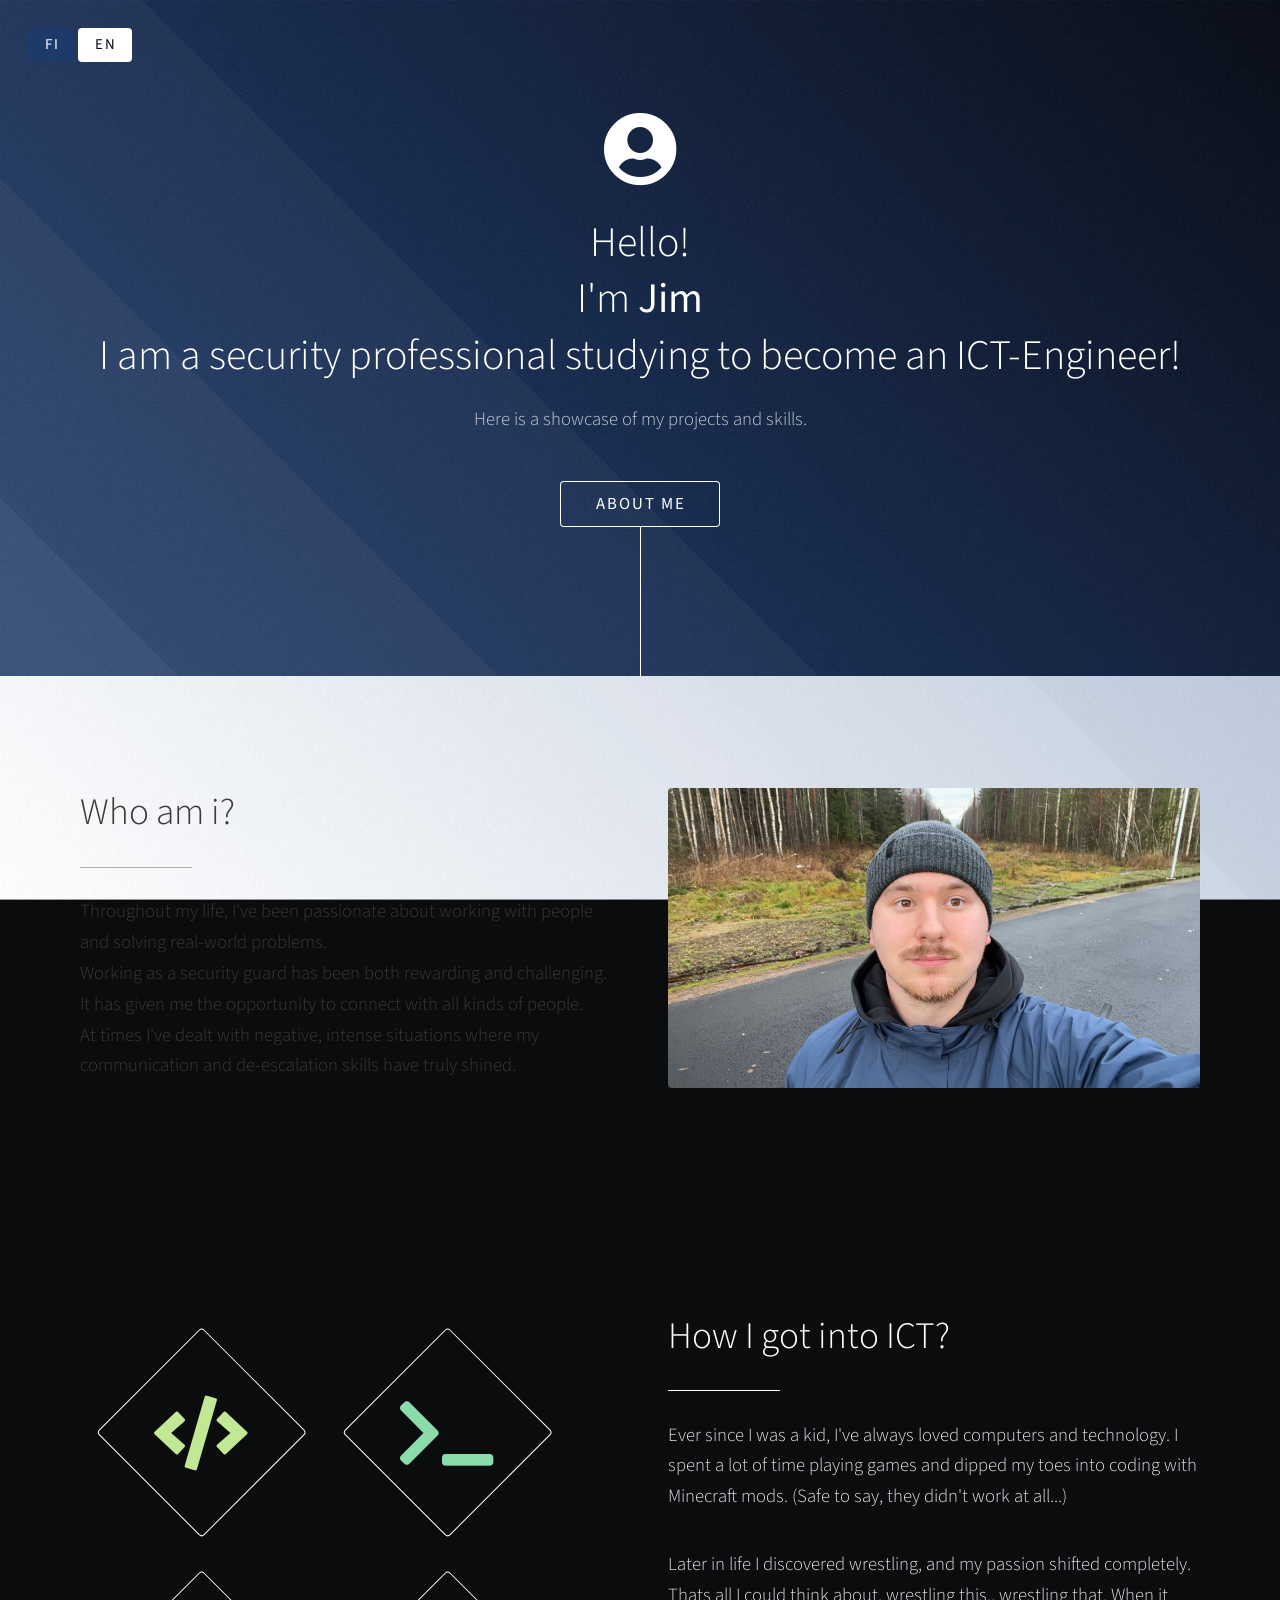
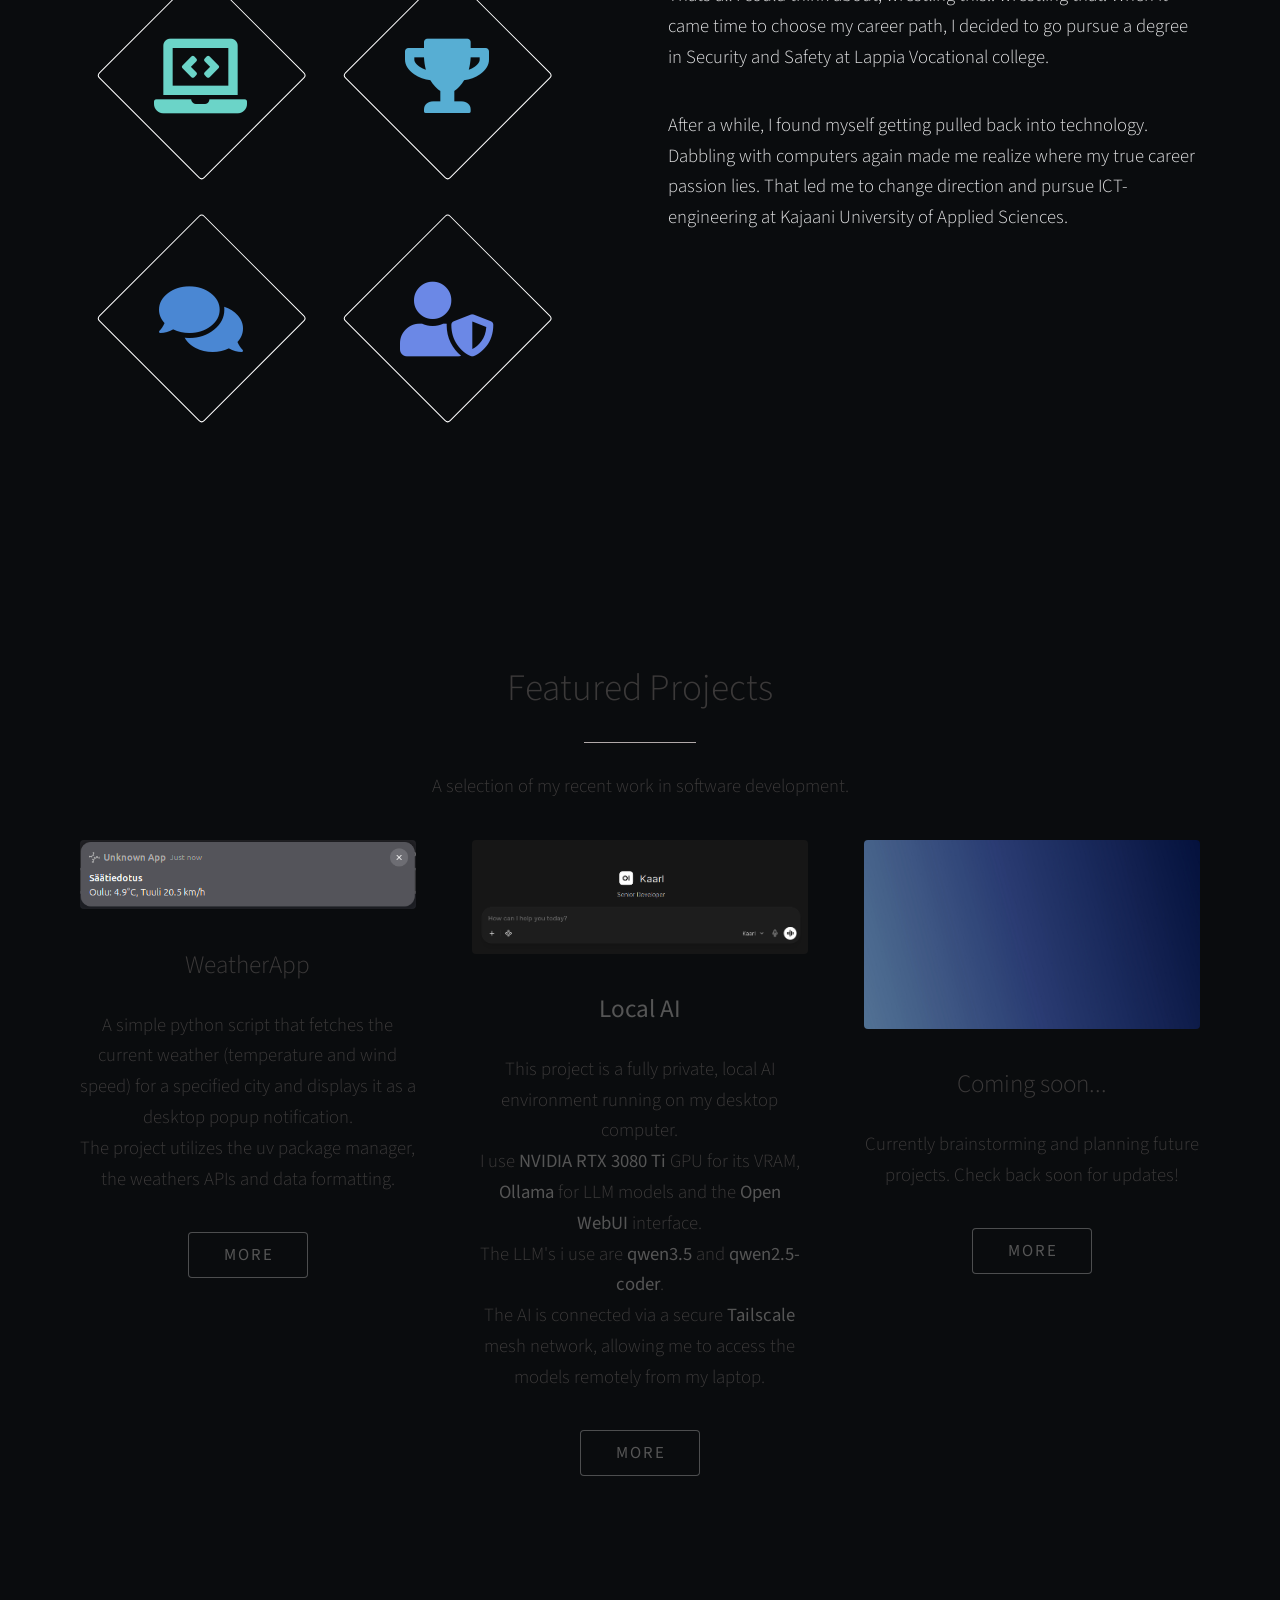
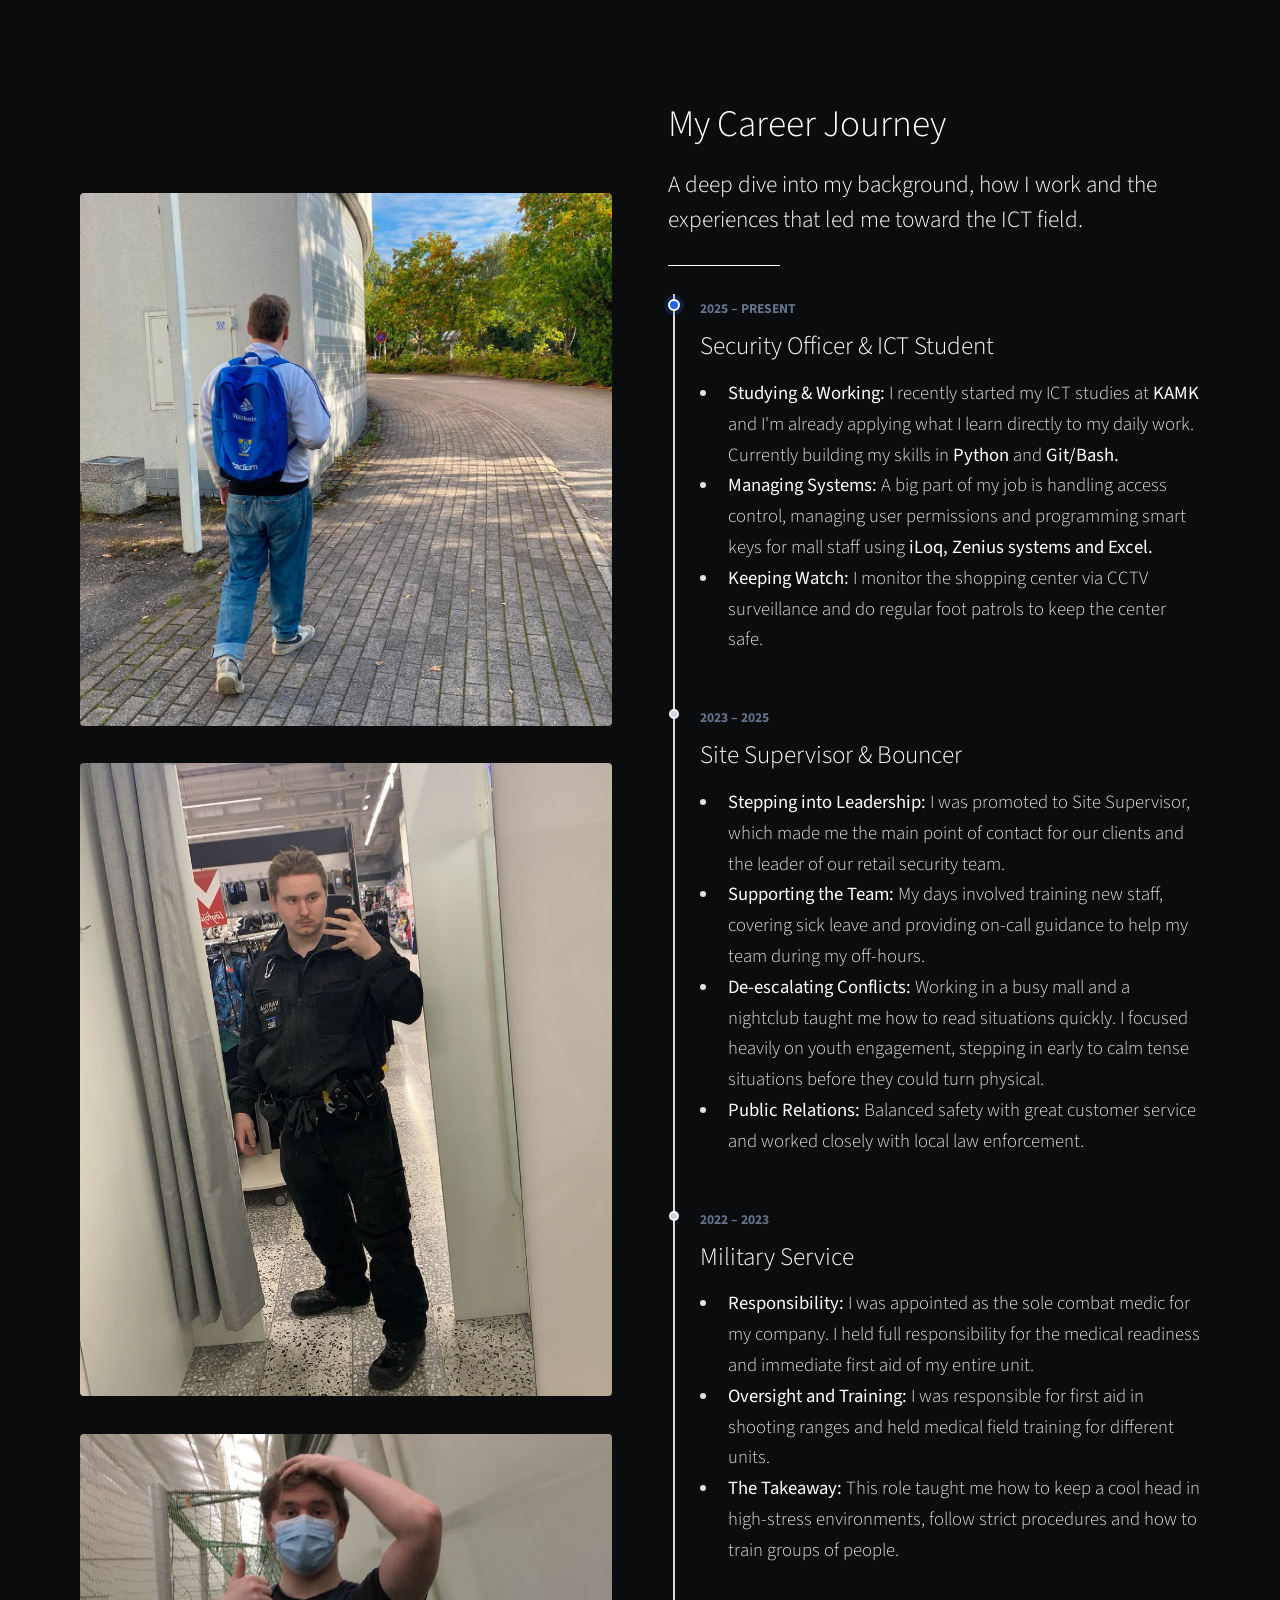
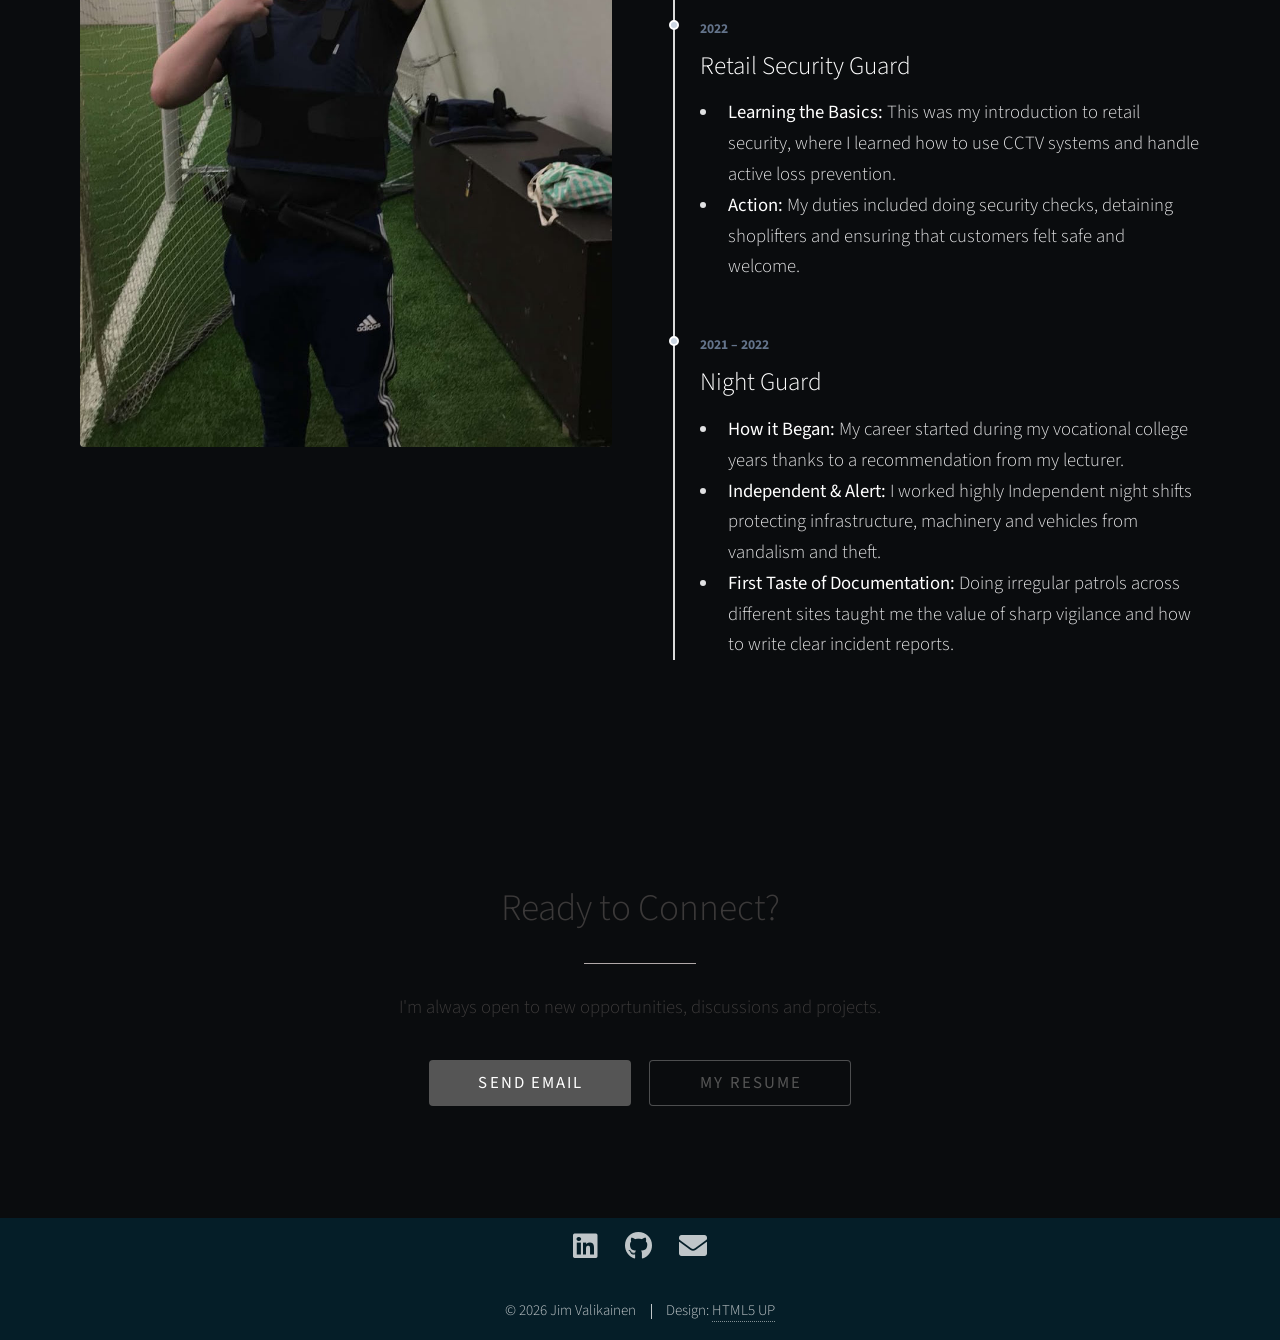
<file: index.html>
<!DOCTYPE HTML>
<!--
	Photon by HTML5 UP
	html5up.net | @ajlkn
	Free for personal and commercial use under the CCA 3.0 license (html5up.net/license)
-->
<html lang="en">
	<head>
		<title>Jim's Portfolio</title>
		<meta charset="utf-8" />
		<meta name="viewport" content="width=device-width, initial-scale=1, user-scalable=no" />
		<link rel="stylesheet" href="assets/css/main.css" />
		<noscript><link rel="stylesheet" href="assets/css/noscript.css" /></noscript>
	</head>
	<body class="is-preload">

		<div class="language-switch">
    		<a href="index-fi.html" class="button small">FI</a>
			<a href="index.html" class="button small primary">EN</a>
		</div>

		<script>
			function changeLanguage(lang) 
			{
				if (lang == 'en') {
					window.location.href = 'index.html'; //Englannin kielisekis
				} else if (lang == 'fi') {
					window.location.href = 'index-fi.html' //Suomen kieliseksi
				}
			}
		</script>
		
		
		<!-- Header -->
			<section id="header">
				<div class="inner">
					<span class="icon solid major fa-user-circle"></span>
					<h1>Hello!<br />
						I'm <strong>Jim</strong><br />
					I am a security professional studying to become an ICT-Engineer!</h1>
					<p>Here is a showcase of my projects and skills.</p>
					<ul class="actions special">
						<li><a href="#one" class="button scrolly">About me</a></li>
					</ul>
				</div>
			</section>

		<!-- One -->
			<section id="one" class="main style1">
				<div class="container">
					<div class="row gtr-150">
						<div class="col-6 col-12-medium">
							<header class="major">
								<h2>Who am i?</h2>
							</header>
							<p>Throughout my life, I've been passionate about working with people and solving real-world problems.<br />
							Working as a security guard has been both rewarding and challenging. It has given me the opportunity to connect with all kinds of people.<br />
							At times I've dealt with negative, intense situations where my communication and de-escalation skills have truly shined.
						</p>
						</div>
						<div class="col-6 col-12-medium imp-medium">
							<span class="image fit"><img src="images/syyskuvajim.jpeg" alt="A selfie where a male is standin infront of a forest. He is wearing a navy blue autmn coat and a grey beanie." /></span>
						</div>
					</div>
				</div>
			</section>

		<!-- Two -->
			<section id="two" class="main style2">
				<div class="container">
					<div class="row gtr-150">
						<div class="col-6 col-12-medium">
							<ul class="major-icons">
								<li><span class="icon solid style1 major fa-code"></span></li>
								<li><span class="icon solid style2 major fa-terminal"></span></li>
								<li><span class="icon solid style3 major fa-laptop-code"></span></li>
								<li><span class="icon solid style4 major fa-trophy"></span></li>
								<li><span class="icon solid style5 major fa-comments"></span></li>
								<li><span class="icon solid style6 major fa-user-shield"></span></li>
							</ul>
						</div>
						<div class="col-6 col-12-medium">
							<header class="major">
								<h2>How I got into ICT?</h2>
							</header>
							<p>Ever since I was a kid, I've always loved computers and technology. I spent a lot of time playing games and dipped my toes into coding with Minecraft mods. (Safe to say, they didn't work at all...)</p>
							<p>Later in life I discovered wrestling, and my passion shifted completely. Thats all I could think about, wrestling this.. wrestling that. When it came time to choose my career path, I decided to go pursue a degree in Security and Safety at Lappia Vocational college.</p>
							<p>After a while, I found myself getting pulled back into technology. Dabbling with computers again made me realize where my true career passion lies. That led me to change direction and pursue ICT-engineering at Kajaani University of Applied Sciences.</p>
						</div>
					</div>
				</div>
			</section>

		<!-- Three -->
			<section id="three" class="main style1 special">
				<div class="container">
					<header class="major">
						<h2>Featured Projects</h2>
					</header>
					<p>A selection of my recent work in software development.</p>
					<div class="row gtr-150">
						<div class="col-4 col-12-medium">
							<span class="image fit"><img src="images/WeatherApp.png" alt="" /></span>
							<h3>WeatherApp</h3>
							<p>A simple python script that fetches the current weather (temperature and wind speed) for a specified city and displays it as a desktop popup notification.<br />
							The project utilizes the uv package manager, the weathers APIs and data formatting.</p>
							<ul class="actions special">
								<li><a href="https://github.com/Jimppa26/WeatherApp" class="button">More</a></li>
							</ul>
						</div>
						<div class="col-4 col-12-medium">
							<span class="image fit"><img src="images/lokaali-ai.png" alt="" /></span>
							<h3><strong>Local AI</strong></h3>
							<p>This project is a fully private, local AI environment running on my desktop computer.<br />
							I use <strong>NVIDIA RTX 3080 Ti</strong> GPU for its VRAM, <strong>Ollama</strong> for LLM models and the <strong>Open WebUI</strong> interface.<br />
							The LLM's i use are <strong>qwen3.5</strong> and <strong>qwen2.5-coder</strong>.<br />
							The AI is connected via a secure <strong>Tailscale</strong> mesh network, allowing me to access the models remotely from my laptop.</p>
							<ul class="actions special">
								<li><a href="https://github.com/Jimppa26/Local-AI-Server" class="button">More</a></li>
							</ul>
						</div>
						<div class="col-4 col-12-medium">
							<span class="image fit"><img src="images/bg3.jpeg" alt="" /></span>
							<h3>Coming soon...</h3>
							<p>Currently brainstorming and planning future projects. Check back soon for updates!</p>
							<ul class="actions special">
								<li><a href="#" class="button">More</a></li>
							</ul>
						</div>
						<!---
						<div class="col-4 col-12-medium">
							<span class="image fit"><img src="images/bg1.jpeg" alt="" /></span>
							<h3>Coming soon...</h3>
							<p>Currently brainstorming and planning future projects. Check back soon for updates!</p>
							<ul class="actions special">
								<li><a href="#" class="button">More</a></li>
							</ul>
						</div>
						<div class="col-4 col-12-medium">
							<span class="image fit"><img src="images/bg3.jpeg" alt="" /></span>
							<h3>Coming soon...</h3>
							<p>Currently brainstorming and planning future projects. Check back soon for updates!</p>
							<ul class="actions special">
								<li><a href="#" class="button">More</a></li>
							</ul>
						</div>
						<div class="col-4 col-12-medium">
							<span class="image fit"><img src="images/bg2.jpeg" alt="" /></span>
							<h3>Coming soon...</h3>
							<p>Currently brainstorming and planning future projects. Check back soon for updates!</p>
							<ul class="actions special">
								<li><a href="#" class="button">More</a></li>
							</ul>
						</div>
						-->
					</div>
				</div>
			</section>

		<!-- Four -->
			<section id="four" class="main style2">
				<div class="container">
					<div class="row gtr-150">
						<div class="col-6 col-12-medium">
							<br />
							<br />
							<br />
							<span class="image fit"><img src="images/jimkoulu.jpeg" alt="" /></span>
							<span class="image fit"><img src="images/jimstsec.jpeg" alt="" /></span>
							<span class="image fit"><img src="images/jimkoulutus.jpeg" alt="" /></span>
						</div>

						<div class="col-6 col-12-medium">
    						<header class="major">
        						<h2>My Career Journey</h2>
        						<p>A deep dive into my background, how I work and the experiences that led me toward the ICT field.</p>
    						</header>
    
    						<div class="smart-timeline">
        
        					<div class="timeline-item current-step">
            					<span class="timeline-date">2025 – Present</span>
            					<h3>Security Officer & ICT Student</h3>
            					<ul>
                					<li><b>Studying & Working:</b> I recently started my ICT studies at <b>KAMK</b> and I'm already applying what I learn directly to my daily work. Currently building my skills in <b>Python</b> and <b>Git/Bash.</b></li>
                					<li><b>Managing Systems:</b> A big part of my job is handling access control, managing user permissions and programming smart keys for mall staff using <b>iLoq, Zenius systems and Excel.</b></li>
                					<li><b>Keeping Watch:</b> I monitor the shopping center via CCTV surveillance and do regular foot patrols to keep the center safe.</li>
            					</ul>
        					</div>

        					<div class="timeline-item">
            					<span class="timeline-date">2023 – 2025</span>
            					<h3>Site Supervisor & Bouncer</h3>
            					<ul>
                					<li><b>Stepping into Leadership:</b> I was promoted to Site Supervisor, which made me the main point of contact for our clients and the leader of our retail security team.</li>
					                <li><b>Supporting the Team:</b> My days involved training new staff, covering sick leave and providing on-call guidance to help my team during my off-hours.</li>
                					<li><b>De-escalating Conflicts:</b> Working in a busy mall and a nightclub taught me how to read situations quickly. I focused heavily on youth engagement, stepping in early to calm tense situations before they could turn physical.</li>
                					<li><b>Public Relations:</b> Balanced safety with great customer service and worked closely with local law enforcement.</li>
            					</ul>
        					</div>

        					<div class="timeline-item">
            					<span class="timeline-date">2022 – 2023</span>
            					<h3>Military Service</h3>
            					<ul>
                					<li><b>Responsibility:</b> I was appointed as the sole combat medic for my company. I held full responsibility for the medical readiness and immediate first aid of my entire unit.</li>
                					<li><b>Oversight and Training:</b> I was responsible for first aid in shooting ranges and held medical field training for different units.</li>
                					<li><b>The Takeaway:</b> This role taught me how to keep a cool head in high-stress environments, follow strict procedures and how to train groups of people.</li>
            					</ul>
        					</div>

        					<div class="timeline-item">
            					<span class="timeline-date">2022</span>
            					<h3>Retail Security Guard</h3>
            					<ul>
                					<li><b>Learning the Basics:</b> This was my introduction to retail security, where I learned how to use CCTV systems and handle active loss prevention.</li>
                					<li><b>Action:</b> My duties included doing security checks, detaining shoplifters and ensuring that customers felt safe and welcome.</li>
            					</ul>
        					</div>

        					<div class="timeline-item">
            					<span class="timeline-date">2021 – 2022</span>
            					<h3>Night Guard</h3>
            					<ul>
                					<li><b>How it Began:</b> My career started during my vocational college years thanks to a recommendation from my lecturer.</li>
                					<li><b>Independent & Alert:</b> I worked highly Independent night shifts protecting infrastructure, machinery and vehicles from vandalism and theft.</li>
                					<li><b>First Taste of Documentation:</b> Doing irregular patrols across different sites taught me the value of sharp vigilance and how to write clear incident reports.</li>
            					</ul>
        					</div>
        
    					</div> 
					</div>
				</div>
			</section>

		<!-- Five -->
			<section id="five" class="main style1 special">
				<div class="container">
					<header class="major">
						<h2>Ready to Connect?</h2>
					</header>
					<p>I'm always open to new opportunities, discussions and projects.</p>
					<ul class="actions special">
						<li><a href="mailto:valikainen11@gmail.com" class="button wide primary">Send Email</a></li>
						<li><a href="CV26_English.pdf" class="button wide">My Resume</a></li>
					</ul>
				</div>
			</section>

		<!-- Six -->
		<!--
			<section id="six" class="main style1">
				<div class="container">
					<header class="major special">
						<h2>Elements</h2>
					</header>

					<section>
						<h4>Text</h4>
						<p>This is <b>bold</b> and this is <strong>strong</strong>. This is <i>italic</i> and this is <em>emphasized</em>.
						This is <sup>superscript</sup> text and this is <sub>subscript</sub> text.
						This is <u>underlined</u> and this is code: <code>for (;;) { ... }</code>. Finally, <a href="#">this is a link</a>.</p>
						<hr />
						<header>
							<h4>Heading with a Subtitle</h4>
							<p>Lorem ipsum dolor sit amet nullam id egestas urna aliquam</p>
						</header>
						<p>Nunc lacinia ante nunc ac lobortis. Interdum adipiscing gravida odio porttitor sem non mi integer non faucibus ornare mi ut ante amet placerat aliquet. Volutpat eu sed ante lacinia sapien lorem accumsan varius montes viverra nibh in adipiscing blandit tempus accumsan.</p>
						<header>
							<h5>Heading with a Subtitle</h5>
							<p>Lorem ipsum dolor sit amet nullam id egestas urna aliquam</p>
						</header>
						<p>Nunc lacinia ante nunc ac lobortis. Interdum adipiscing gravida odio porttitor sem non mi integer non faucibus ornare mi ut ante amet placerat aliquet. Volutpat eu sed ante lacinia sapien lorem accumsan varius montes viverra nibh in adipiscing blandit tempus accumsan.</p>
						<hr />
						<h2>Heading Level 2</h2>
						<h3>Heading Level 3</h3>
						<h4>Heading Level 4</h4>
						<h5>Heading Level 5</h5>
						<h6>Heading Level 6</h6>
						<hr />
						<h5>Blockquote</h5>
						<blockquote>Fringilla nisl. Donec accumsan interdum nisi, quis tincidunt felis sagittis eget tempus euismod. Vestibulum ante ipsum primis in faucibus vestibulum. Blandit adipiscing eu felis iaculis volutpat ac adipiscing accumsan faucibus. Vestibulum ante ipsum primis in faucibus lorem ipsum dolor sit amet nullam adipiscing eu felis.</blockquote>
						<h5>Preformatted</h5>
						<pre><code>i = 0;

while (!deck.isInOrder()) {
print 'Iteration ' + i;
deck.shuffle();
i++;
}

print 'It took ' + i + ' iterations to sort the deck.';</code></pre>
					</section>

					<section>
						<h4>Lists</h4>
						<div class="row">
							<div class="col-6 col-12-medium">
								<h5>Unordered</h5>
								<ul>
									<li>Dolor pulvinar etiam.</li>
									<li>Sagittis adipiscing.</li>
									<li>Felis enim feugiat.</li>
								</ul>
								<h5>Alternate</h5>
								<ul class="alt">
									<li>Dolor pulvinar etiam.</li>
									<li>Sagittis adipiscing.</li>
									<li>Felis enim feugiat.</li>
								</ul>
							</div>
							<div class="col-6 col-12-medium">
								<h5>Ordered</h5>
								<ol>
									<li>Dolor pulvinar etiam.</li>
									<li>Etiam vel felis viverra.</li>
									<li>Felis enim feugiat.</li>
									<li>Dolor pulvinar etiam.</li>
									<li>Etiam vel felis lorem.</li>
									<li>Felis enim et feugiat.</li>
								</ol>
								<h5>Icons</h5>
								<ul class="icons">
									<li><a href="#" class="icon brands fa-twitter"><span class="label">Twitter</span></a></li>
									<li><a href="#" class="icon brands fa-facebook-f"><span class="label">Facebook</span></a></li>
									<li><a href="#" class="icon brands fa-instagram"><span class="label">Instagram</span></a></li>
									<li><a href="#" class="icon brands fa-github"><span class="label">Github</span></a></li>
								</ul>
							</div>
						</div>
						<h5>Actions</h5>
						<div class="row">
							<div class="col-6 col-12-medium">
								<ul class="actions">
									<li><a href="#" class="button primary">Default</a></li>
									<li><a href="#" class="button">Default</a></li>
								</ul>
								<ul class="actions small">
									<li><a href="#" class="button primary small">Small</a></li>
									<li><a href="#" class="button small">Small</a></li>
								</ul>
								<ul class="actions stacked">
									<li><a href="#" class="button primary">Default</a></li>
									<li><a href="#" class="button">Default</a></li>
								</ul>
								<ul class="actions stacked">
									<li><a href="#" class="button primary small">Small</a></li>
									<li><a href="#" class="button small">Small</a></li>
								</ul>
							</div>
							<div class="col-6 col-12-medium">
								<ul class="actions stacked">
									<li><a href="#" class="button primary fit">Default</a></li>
									<li><a href="#" class="button fit">Default</a></li>
								</ul>
								<ul class="actions stacked">
									<li><a href="#" class="button primary small fit">Small</a></li>
									<li><a href="#" class="button small fit">Small</a></li>
								</ul>
							</div>
						</div>
					</section>

					<section>
						<h4>Table</h4>
						<h5>Default</h5>
						<div class="table-wrapper">
							<table>
								<thead>
									<tr>
										<th>Name</th>
										<th>Description</th>
										<th>Price</th>
									</tr>
								</thead>
								<tbody>
									<tr>
										<td>Item One</td>
										<td>Ante turpis integer aliquet porttitor.</td>
										<td>29.99</td>
									</tr>
									<tr>
										<td>Item Two</td>
										<td>Vis ac commodo adipiscing arcu aliquet.</td>
										<td>19.99</td>
									</tr>
									<tr>
										<td>Item Three</td>
										<td> Morbi faucibus arcu accumsan lorem.</td>
										<td>29.99</td>
									</tr>
									<tr>
										<td>Item Four</td>
										<td>Vitae integer tempus condimentum.</td>
										<td>19.99</td>
									</tr>
									<tr>
										<td>Item Five</td>
										<td>Ante turpis integer aliquet porttitor.</td>
										<td>29.99</td>
									</tr>
								</tbody>
								<tfoot>
									<tr>
										<td colspan="2"></td>
										<td>100.00</td>
									</tr>
								</tfoot>
							</table>
						</div>

						<h5>Alternate</h5>
						<div class="table-wrapper">
							<table class="alt">
								<thead>
									<tr>
										<th>Name</th>
										<th>Description</th>
										<th>Price</th>
									</tr>
								</thead>
								<tbody>
									<tr>
										<td>Item One</td>
										<td>Ante turpis integer aliquet porttitor.</td>
										<td>29.99</td>
									</tr>
									<tr>
										<td>Item Two</td>
										<td>Vis ac commodo adipiscing arcu aliquet.</td>
										<td>19.99</td>
									</tr>
									<tr>
										<td>Item Three</td>
										<td> Morbi faucibus arcu accumsan lorem.</td>
										<td>29.99</td>
									</tr>
									<tr>
										<td>Item Four</td>
										<td>Vitae integer tempus condimentum.</td>
										<td>19.99</td>
									</tr>
									<tr>
										<td>Item Five</td>
										<td>Ante turpis integer aliquet porttitor.</td>
										<td>29.99</td>
									</tr>
								</tbody>
								<tfoot>
									<tr>
										<td colspan="2"></td>
										<td>100.00</td>
									</tr>
								</tfoot>
							</table>
						</div>
					</section>

					<section>
						<h4>Buttons</h4>
						<ul class="actions">
							<li><a href="#" class="button primary">Primary</a></li>
							<li><a href="#" class="button">Default</a></li>
						</ul>
						<ul class="actions">
							<li><a href="#" class="button large">Large</a></li>
							<li><a href="#" class="button">Default</a></li>
							<li><a href="#" class="button small">Small</a></li>
						</ul>
						<ul class="actions fit">
							<li><a href="#" class="button fit">Fit</a></li>
							<li><a href="#" class="button primary fit">Fit</a></li>
							<li><a href="#" class="button fit">Fit</a></li>
						</ul>
						<ul class="actions fit small">
							<li><a href="#" class="button primary fit small">Fit + Small</a></li>
							<li><a href="#" class="button fit small">Fit + Small</a></li>
							<li><a href="#" class="button primary fit small">Fit + Small</a></li>
						</ul>
						<ul class="actions">
							<li><a href="#" class="button primary icon solid fa-download">Icon</a></li>
							<li><a href="#" class="button icon solid fa-download">Icon</a></li>
						</ul>
						<ul class="actions">
							<li><span class="button primary disabled">Disabled</span></li>
							<li><span class="button disabled">Disabled</span></li>
						</ul>
					</section>

					<section>
						<h4>Form</h4>
						<form method="post" action="#">
							<div class="row gtr-uniform gtr-50">
								<div class="col-6 col-12-xsmall">
									<input type="text" name="demo-name" id="demo-name" value="" placeholder="Name" />
								</div>
								<div class="col-6 col-12-xsmall">
									<input type="email" name="demo-email" id="demo-email" value="" placeholder="Email" />
								</div>
								<div class="col-12">
									<select name="demo-category" id="demo-category">
										<option value="">- Category -</option>
										<option value="1">Manufacturing</option>
										<option value="1">Shipping</option>
										<option value="1">Administration</option>
										<option value="1">Human Resources</option>
									</select>
								</div>
								<div class="col-4 col-12-small">
									<input type="radio" id="demo-priority-low" name="demo-priority" checked>
									<label for="demo-priority-low">Low</label>
								</div>
								<div class="col-4 col-12-small">
									<input type="radio" id="demo-priority-normal" name="demo-priority">
									<label for="demo-priority-normal">Normal</label>
								</div>
								<div class="col-4 col-12-small">
									<input type="radio" id="demo-priority-high" name="demo-priority">
									<label for="demo-priority-high">High</label>
								</div>
								<div class="col-6 col-12-small">
									<input type="checkbox" id="demo-copy" name="demo-copy">
									<label for="demo-copy">Email me a copy</label>
								</div>
								<div class="col-6 col-12-small">
									<input type="checkbox" id="demo-human" name="demo-human" checked>
									<label for="demo-human">Not a robot</label>
								</div>
								<div class="col-12">
									<textarea name="demo-message" id="demo-message" placeholder="Enter your message" rows="6"></textarea>
								</div>
								<div class="col-12">
									<ul class="actions">
										<li><input type="submit" value="Send Message" class="primary" /></li>
										<li><input type="reset" value="Reset" /></li>
									</ul>
								</div>
							</div>
						</form>
					</section>

					<section>
						<h4>Image</h4>
						<h5>Fit</h5>
						<div class="box alt">
							<div class="row gtr-uniform gtr-50">
								<div class="col-12"><span class="image fit"><img src="images/bg01.jpg" alt="" /></span></div>
								<div class="col-4"><span class="image fit"><img src="images/bg02.jpg" alt="" /></span></div>
								<div class="col-4"><span class="image fit"><img src="images/bg03.jpg" alt="" /></span></div>
								<div class="col-4"><span class="image fit"><img src="images/bg01.jpg" alt="" /></span></div>
								<div class="col-4"><span class="image fit"><img src="images/bg03.jpg" alt="" /></span></div>
								<div class="col-4"><span class="image fit"><img src="images/bg01.jpg" alt="" /></span></div>
								<div class="col-4"><span class="image fit"><img src="images/bg02.jpg" alt="" /></span></div>
								<div class="col-4"><span class="image fit"><img src="images/bg01.jpg" alt="" /></span></div>
								<div class="col-4"><span class="image fit"><img src="images/bg02.jpg" alt="" /></span></div>
								<div class="col-4"><span class="image fit"><img src="images/bg03.jpg" alt="" /></span></div>
							</div>
						</div>
						<h5>Left &amp; Right</h5>
						<p><span class="image left"><img src="images/syyskuvajim.jpg" alt="Jim Valikainen" /></span>ICT-engineering student based in Oulu, Finland</p>
						<p><span class="image right"><img src="images/syyskuvajim.jpg" alt="Jim Valikainen" /></span>ICT-engineering student based in Oulu, Finland</p>
					</section>

				</div>
			</section>
		-->

		<!-- Footer -->
			<section id="footer">
				<ul class="icons">
					<li><a href="https://www.linkedin.com/in/jim-valikainen-5189782b3/" class="icon brands alt fa-linkedin"><span class="label">LinkedIn</span></a></li>
					<li><a href="https://github.com/Jimppa26" class="icon brands alt fa-github"><span class="label">GitHub</span></a></li>
					<li><a href="mailto:valikainen11@gmail.com" class="icon solid alt fa-envelope"><span class="label">Email</span></a></li>
				</ul>
				<ul class="copyright">
					<li>&copy; 2026 Jim Valikainen</li><li>Design: <a href="http://html5up.net">HTML5 UP</a></li>
				</ul>
			</section>

		<!-- Scripts -->
			<script src="assets/js/jquery.min.js"></script>
			<script src="assets/js/jquery.scrolly.min.js"></script>
			<script src="assets/js/browser.min.js"></script>
			<script src="assets/js/breakpoints.min.js"></script>
			<script src="assets/js/util.js"></script>
			<script src="assets/js/main.js"></script>

	</body>
</html>
</file>
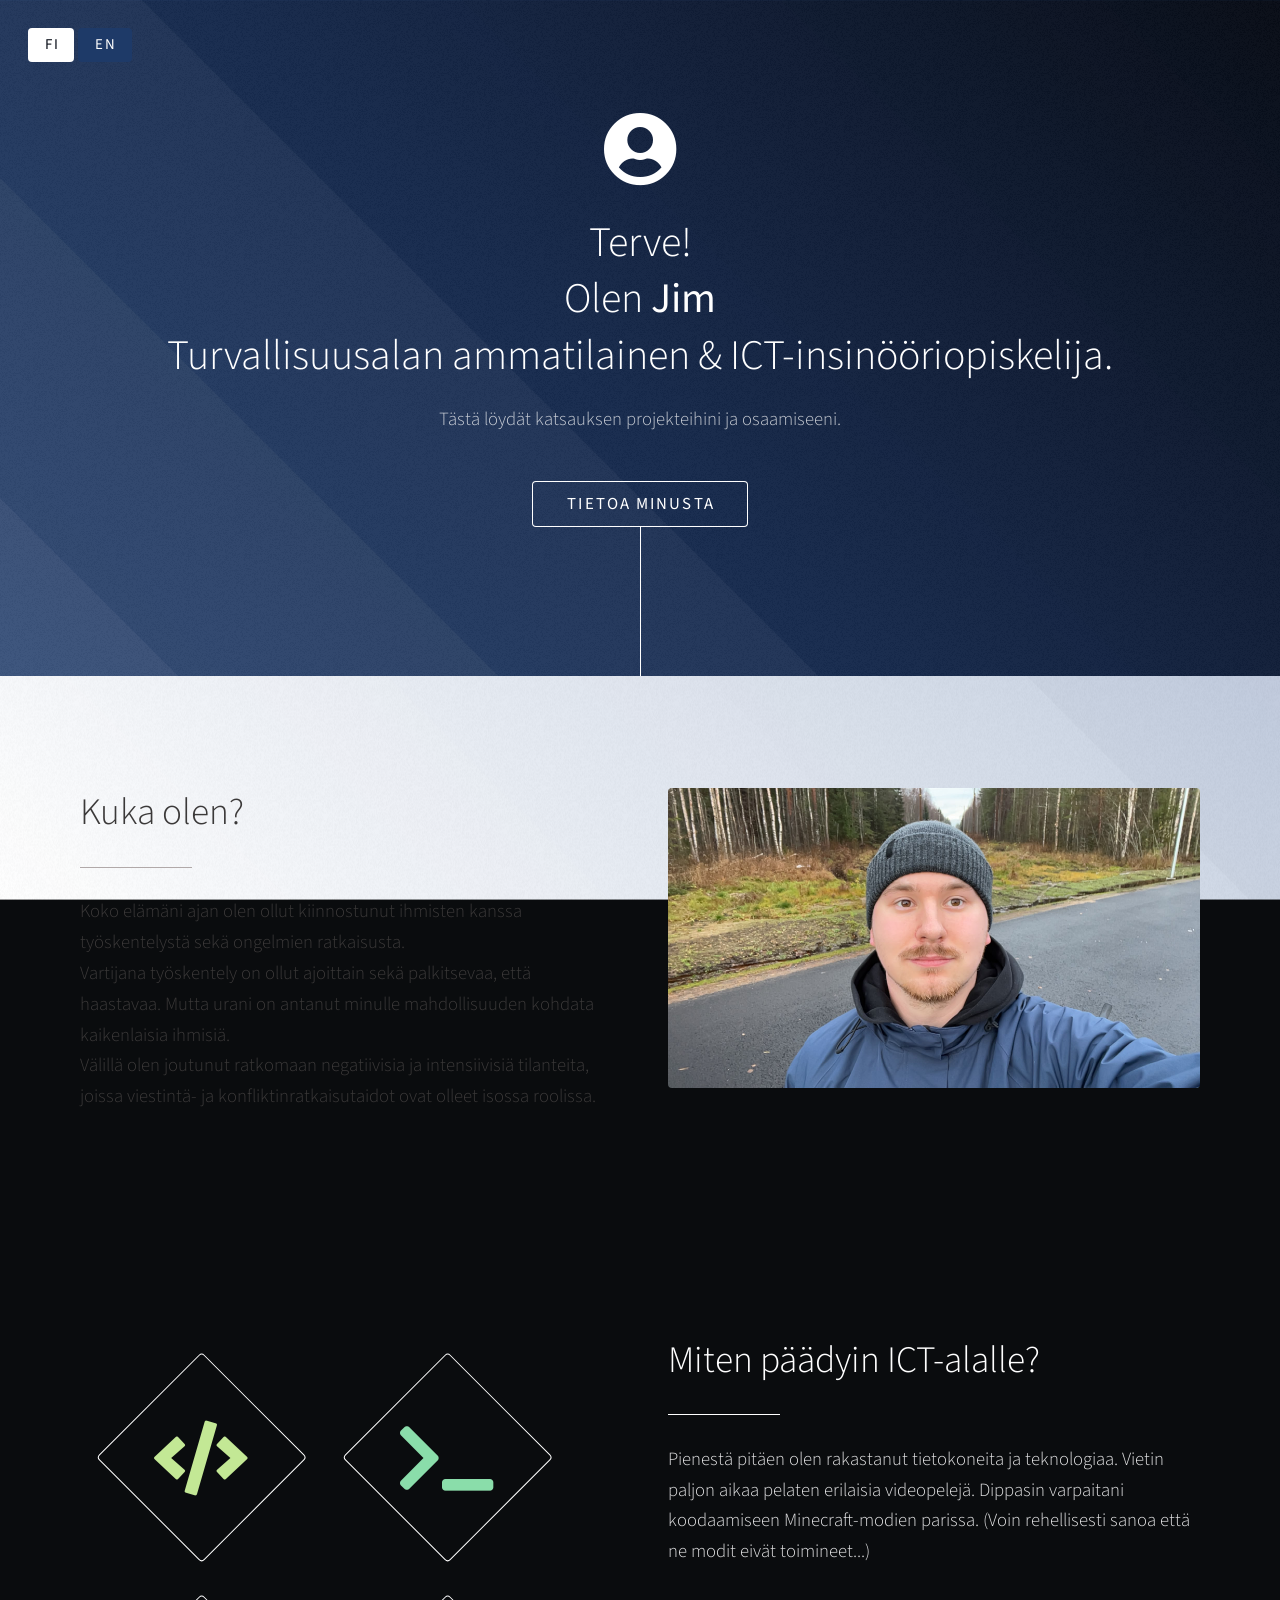
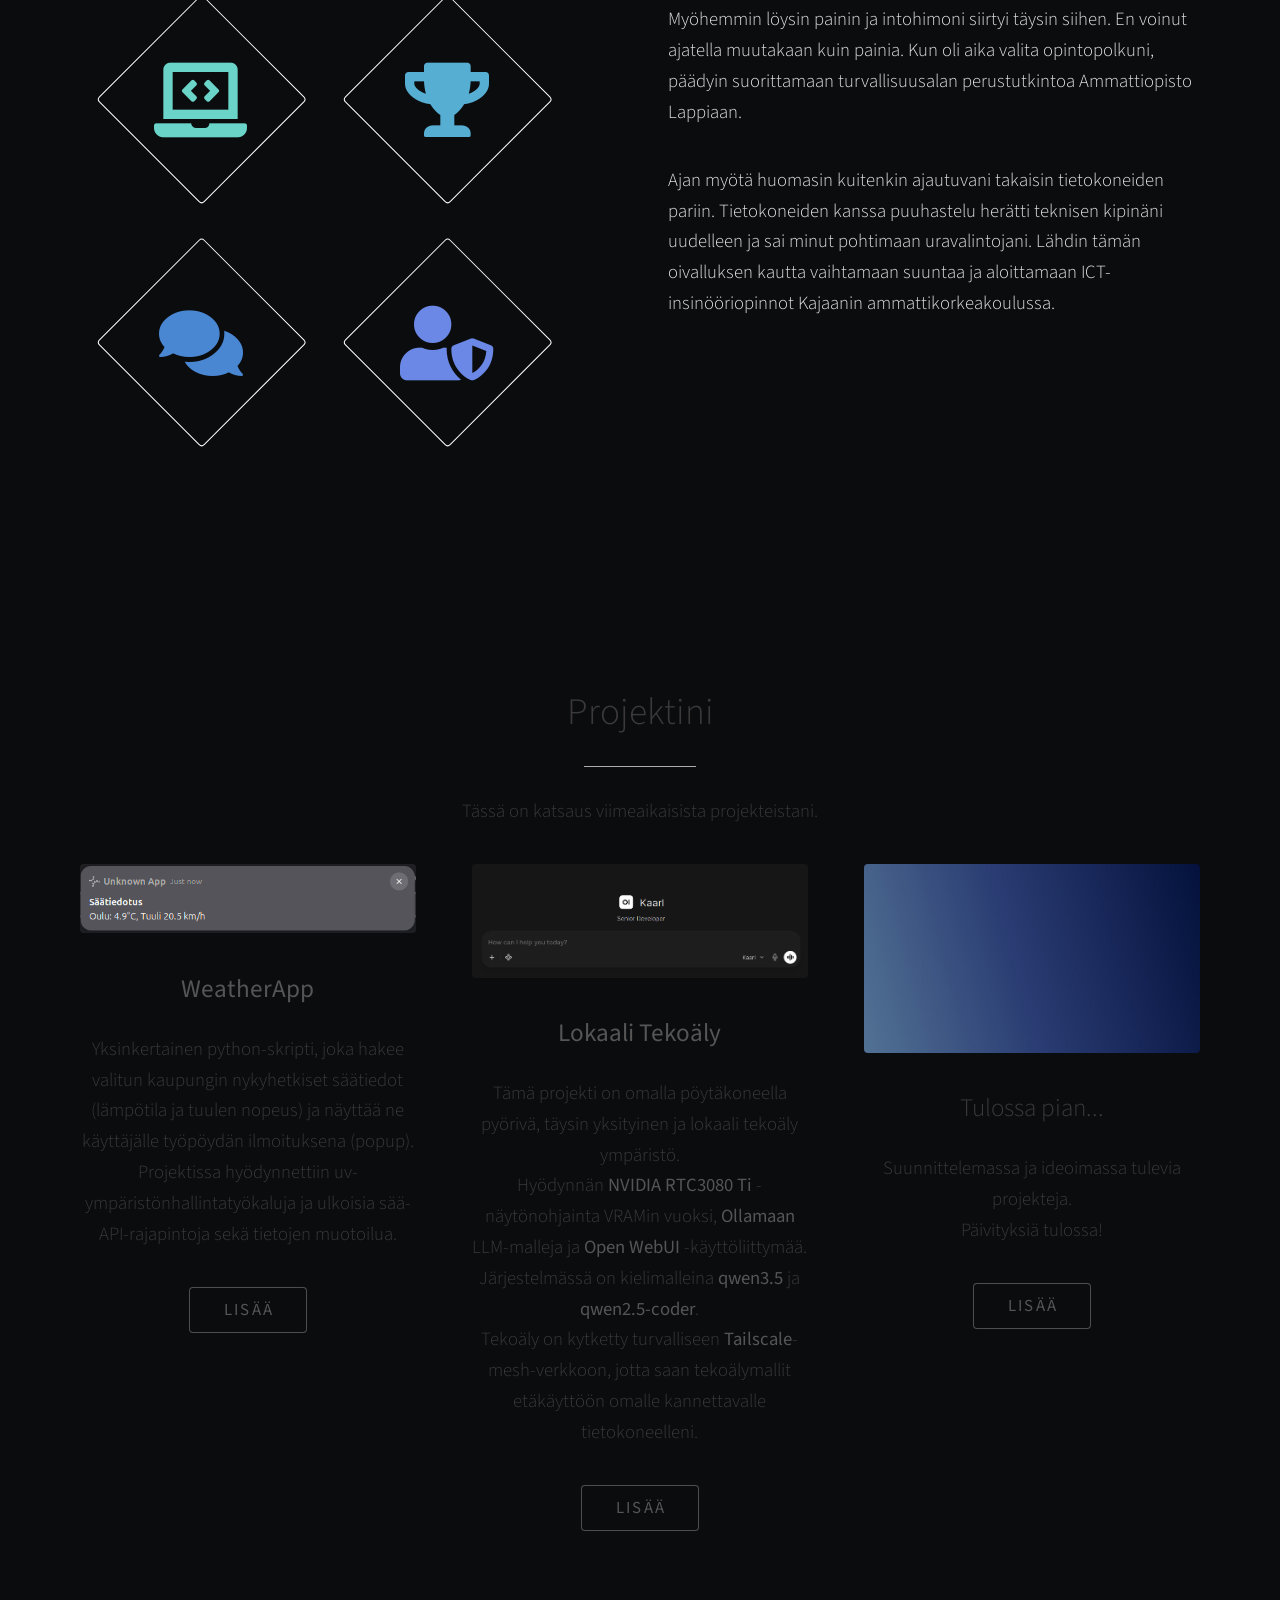
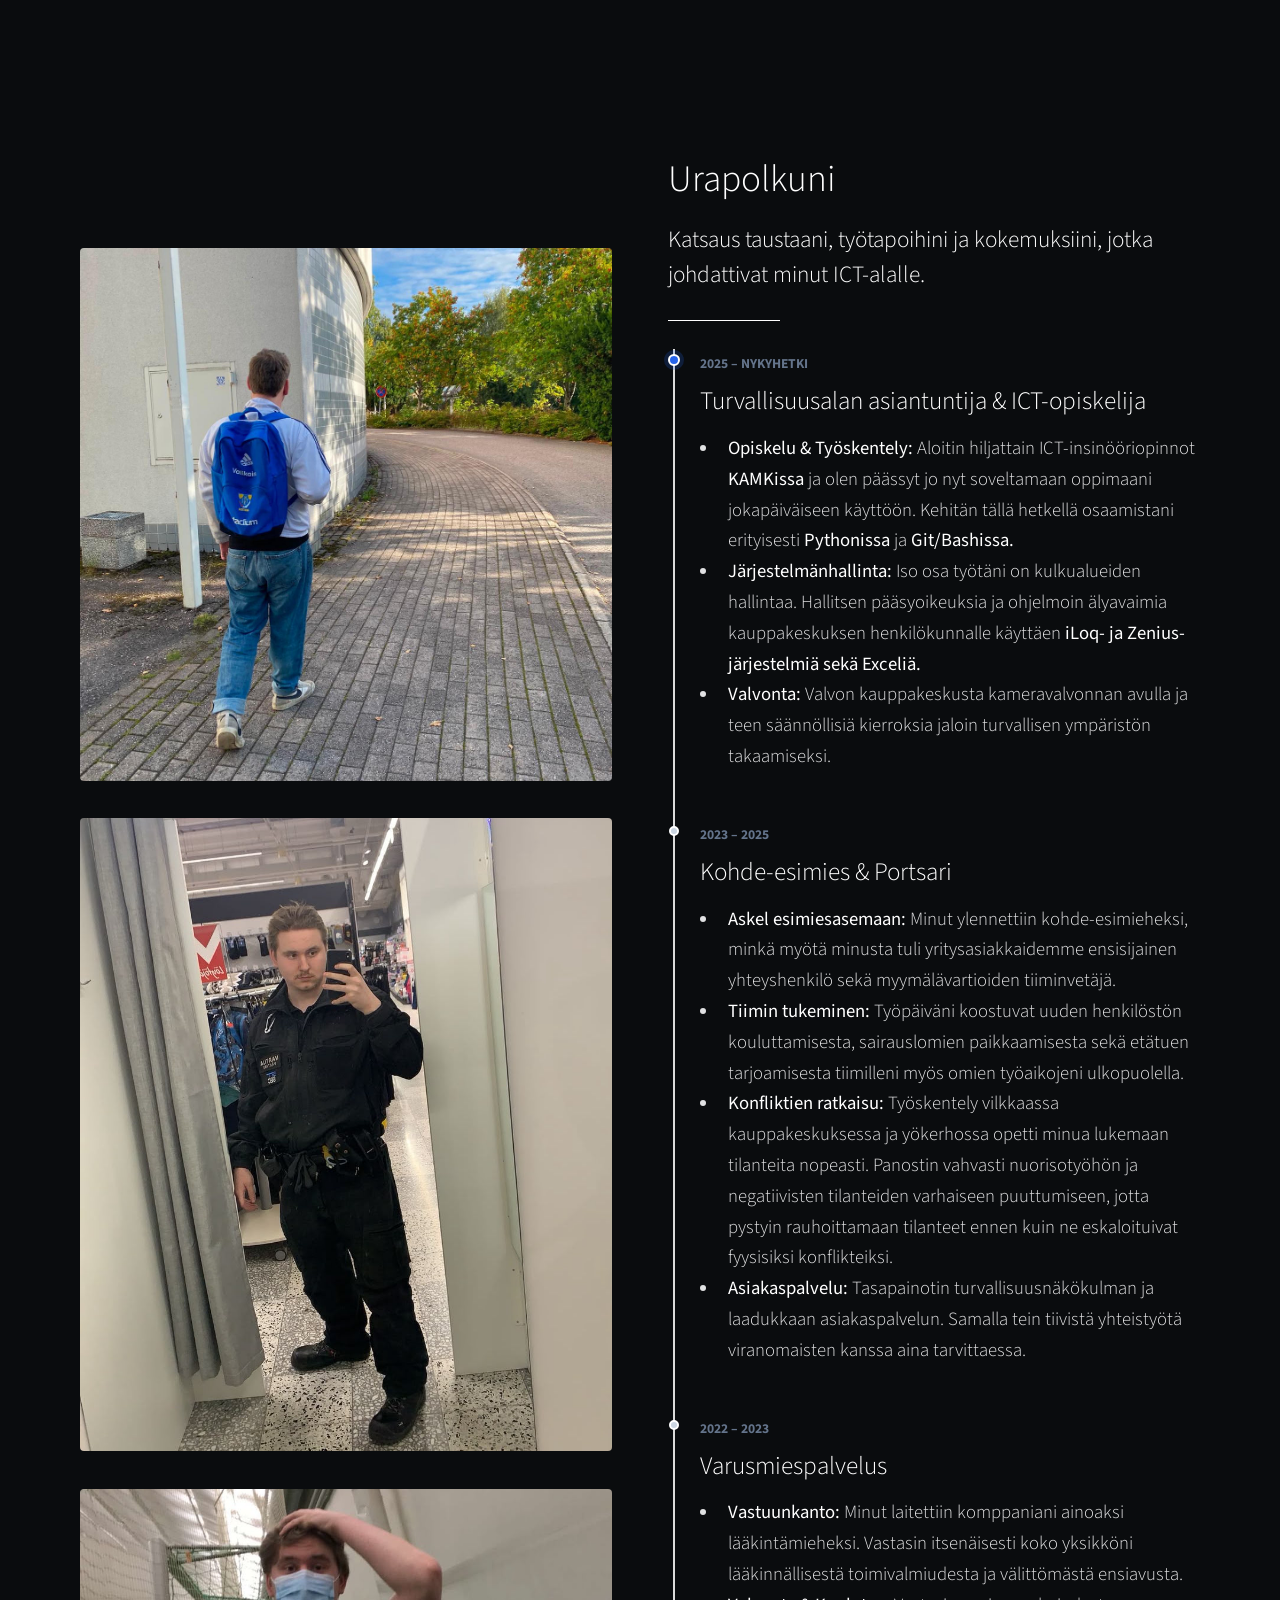
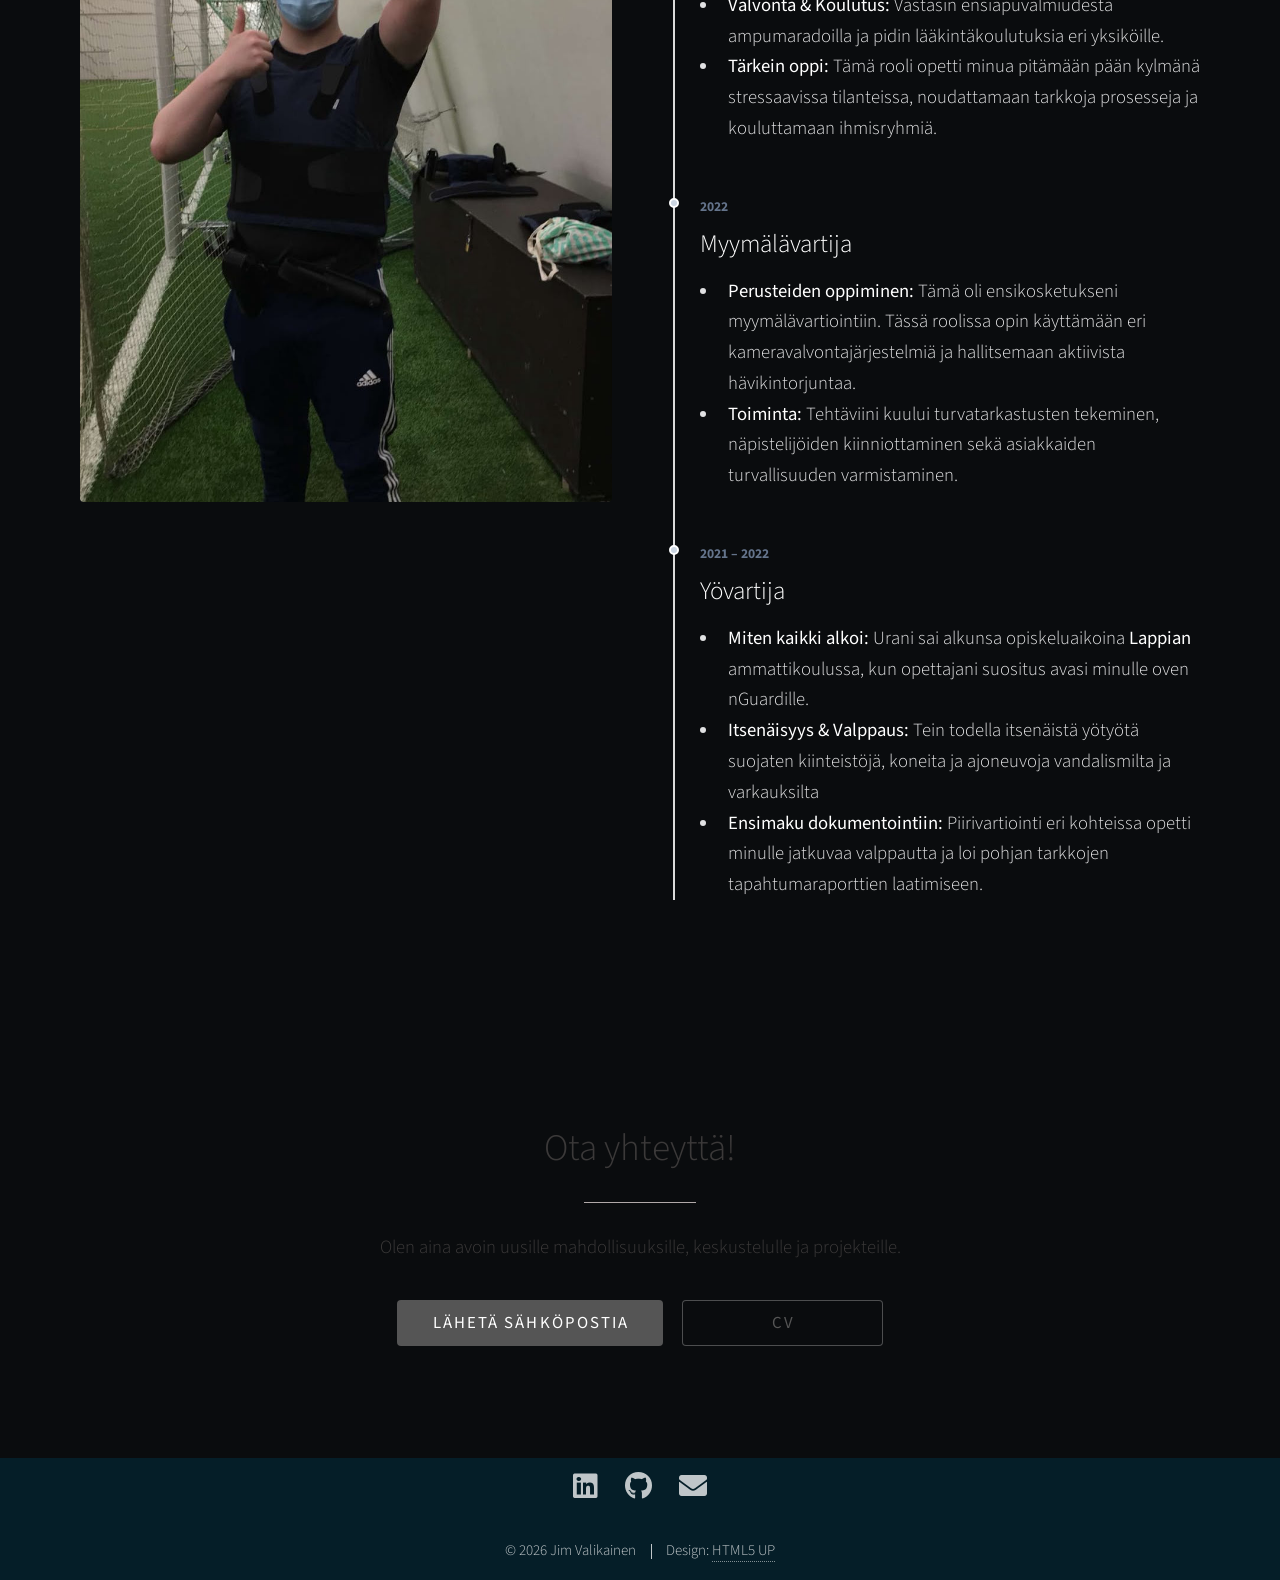
<file: index-fi.html>
<!DOCTYPE HTML>
<!--
	Photon by HTML5 UP
	html5up.net | @ajlkn
	Free for personal and commercial use under the CCA 3.0 license (html5up.net/license)
-->
<html lang="fi">
	<head>
		<title>Jim's Portfolio</title>
		<meta charset="utf-8" />
		<meta name="viewport" content="width=device-width, initial-scale=1, user-scalable=no" />
		<link rel="stylesheet" href="assets/css/main.css" />
		<noscript><link rel="stylesheet" href="assets/css/noscript.css" /></noscript>
	</head>
	<body class="is-preload">

		<div class="language-switch">
    		<a href="index-fi.html" class="button small primary">FI</a>
			<a href="index.html" class="button small">EN</a>
		</div>

		<script>
			function changeLanguage(lang) 
			{
				if (lang == 'en') {
					window.location.href = 'index.html'; //Englannin kielisekis
				} else if (lang == 'fi') {
					window.location.href = 'index-fi.html' //Suomen kieliseksi
				}
			}
		</script>
		
		<!-- Header -->
			<section id="header">
				<div class="inner">
					<span class="icon solid major fa-user-circle"></span>
					<h1>Terve!<br />
						Olen <strong>Jim</strong><br />
					Turvallisuusalan ammatilainen & ICT-insinööriopiskelija.</h1>
					<p>Tästä löydät katsauksen projekteihini ja osaamiseeni.</p>
					<ul class="actions special">
						<li><a href="#one" class="button scrolly">Tietoa minusta</a></li>
					</ul>
				</div>
			</section>

		<!-- One -->
			<section id="one" class="main style1">
				<div class="container">
					<div class="row gtr-150">
						<div class="col-6 col-12-medium">
							<header class="major">
								<h2>Kuka olen?</h2>
							</header>
							<p>Koko elämäni ajan olen ollut kiinnostunut ihmisten kanssa työskentelystä sekä ongelmien ratkaisusta.<br />
							Vartijana työskentely on ollut ajoittain sekä palkitsevaa, että haastavaa. Mutta urani on antanut minulle mahdollisuuden kohdata kaikenlaisia ihmisiä.<br />
							Välillä olen joutunut ratkomaan negatiivisia ja intensiivisiä tilanteita, joissa viestintä- ja konfliktinratkaisutaidot ovat olleet isossa roolissa.
						</p>
						</div>
						<div class="col-6 col-12-medium imp-medium">
							<span class="image fit"><img src="images/syyskuvajim.jpeg" alt="" /></span>
						</div>
					</div>
				</div>
			</section>

		<!-- Two -->
			<section id="two" class="main style2">
				<div class="container">
					<div class="row gtr-150">
						<div class="col-6 col-12-medium">
							<ul class="major-icons">
								<li><span class="icon solid style1 major fa-code"></span></li>
								<li><span class="icon solid style2 major fa-terminal"></span></li>
								<li><span class="icon solid style3 major fa-laptop-code"></span></li>
								<li><span class="icon solid style4 major fa-trophy"></span></li>
								<li><span class="icon solid style5 major fa-comments"></span></li>
								<li><span class="icon solid style6 major fa-user-shield"></span></li>
							</ul>
						</div>
						<div class="col-6 col-12-medium">
							<header class="major">
								<h2>Miten päädyin ICT-alalle?</h2>
							</header>
							<p>Pienestä pitäen olen rakastanut tietokoneita ja teknologiaa. Vietin paljon aikaa pelaten erilaisia videopelejä. Dippasin varpaitani koodaamiseen Minecraft-modien parissa. (Voin rehellisesti sanoa että ne modit eivät toimineet...)</p>
							<p>Myöhemmin löysin painin ja intohimoni siirtyi täysin siihen. En voinut ajatella muutakaan kuin painia. Kun oli aika valita opintopolkuni, päädyin suorittamaan turvallisuusalan perustutkintoa Ammattiopisto Lappiaan.</p>
							<p>Ajan myötä huomasin kuitenkin ajautuvani takaisin tietokoneiden pariin. Tietokoneiden kanssa puuhastelu herätti teknisen kipinäni uudelleen ja sai minut pohtimaan uravalintojani. Lähdin tämän oivalluksen kautta vaihtamaan suuntaa ja aloittamaan ICT-insinööriopinnot Kajaanin ammattikorkeakoulussa.</p>
						</div>
					</div>
				</div>
			</section>

		<!-- Three -->
			<section id="three" class="main style1 special">
				<div class="container">
					<header class="major">
						<h2>Projektini</h2>
					</header>
					<p>Tässä on katsaus viimeaikaisista projekteistani.</p>
					<div class="row gtr-150">
						<div class="col-4 col-12-medium">
							<span class="image fit"><img src="images/WeatherApp.png" alt="" /></span>
							<h3><strong>WeatherApp</strong></h3>
							<p>Yksinkertainen python-skripti, joka hakee valitun kaupungin nykyhetkiset säätiedot (lämpötila ja tuulen nopeus) ja näyttää ne käyttäjälle työpöydän ilmoituksena (popup).<br />
							Projektissa hyödynnettiin uv-ympäristönhallintatyökaluja ja ulkoisia sää-API-rajapintoja sekä tietojen muotoilua.</p>
							<ul class="actions special">
								<li><a href="https://github.com/Jimppa26/WeatherApp" class="button">Lisää</a></li>
							</ul>
						</div>
						<div class="col-4 col-12-medium">
							<span class="image fit"><img src="images/lokaali-ai.png" alt="" /></span>
							<h3><strong>Lokaali Tekoäly</strong></h3>
							<p>Tämä projekti on omalla pöytäkoneella pyörivä, täysin yksityinen ja lokaali tekoäly ympäristö.<br />
							Hyödynnän <strong>NVIDIA RTC3080 Ti</strong> -näytönohjainta VRAMin vuoksi, <strong>Ollamaan</strong> LLM-malleja ja <strong>Open WebUI</strong> -käyttöliittymää.<br />
							Järjestelmässä on kielimalleina <strong>qwen3.5</strong> ja <strong>qwen2.5-coder</strong>.<br />
							Tekoäly on kytketty turvalliseen <strong>Tailscale</strong>-mesh-verkkoon, jotta saan tekoälymallit etäkäyttöön omalle kannettavalle tietokoneelleni.</p>
							<ul class="actions special">
								<li><a href="https://github.com/Jimppa26/Local-AI-Server" class="button">Lisää</a></li>
							</ul>
						</div>
						<div class="col-4 col-12-medium">
							<span class="image fit"><img src="images/bg3.jpeg" alt="" /></span>
							<h3>Tulossa pian...</h3>
							<p>Suunnittelemassa ja ideoimassa tulevia projekteja.<br />
								Päivityksiä tulossa!</p>
							<ul class="actions special">
								<li><a href="#" class="button">Lisää</a></li>
							</ul>
						</div>
						<!---
						<div class="col-4 col-12-medium">
							<span class="image fit"><img src="images/bg1.jpeg" alt="" /></span>
							<h3>Coming soon...</h3>
							<p>Currently brainstorming and planning future projects. Check back soon for updates!</p>
							<ul class="actions special">
								<li><a href="#" class="button">More</a></li>
							</ul>
						</div>
						<div class="col-4 col-12-medium">
							<span class="image fit"><img src="images/bg3.jpeg" alt="" /></span>
							<h3>Coming soon...</h3>
							<p>Currently brainstorming and planning future projects. Check back soon for updates!</p>
							<ul class="actions special">
								<li><a href="#" class="button">More</a></li>
							</ul>
						</div>
						<div class="col-4 col-12-medium">
							<span class="image fit"><img src="images/bg2.jpeg" alt="" /></span>
							<h3>Coming soon...</h3>
							<p>Currently brainstorming and planning future projects. Check back soon for updates!</p>
							<ul class="actions special">
								<li><a href="#" class="button">More</a></li>
							</ul>
						</div>
						-->
					</div>
				</div>
			</section>
		<!-- Four -->
			<section id="four" class="main style2">
				<div class="container">
					<div class="row gtr-150">
						<div class="col-6 col-12-medium">
							<br />
							<br />
							<br />
							<span class="image fit"><img src="images/jimkoulu.jpeg" alt="" /></span>
							<span class="image fit"><img src="images/jimstsec.jpeg" alt="" /></span>
							<span class="image fit"><img src="images/jimkoulutus.jpeg" alt="" /></span>
						</div>

						<div class="col-6 col-12-medium">
							<header class="major">
								<h2>Urapolkuni</h2>
								<p>Katsaus taustaani, työtapoihini ja kokemuksiini, jotka johdattivat minut ICT-alalle.</p>
							</header>

							<!-- Wrapper -->
							<div class="smart-timeline">

							<!-- timeline-item kertoo CSS-koodille, että on uratapahtuma -->
							<div class="timeline-item current-step">
								<!-- Tehosteluokka uusimmalle uratapahtumalle -->
								<span class="timeline-date">2025 – Nykyhetki</span>
								<h3>Turvallisuusalan asiantuntija & ICT-opiskelija</h3>
								<ul>
									<li><b>Opiskelu & Työskentely:</b> Aloitin hiljattain ICT-insinööriopinnot <b>KAMKissa</b> ja olen päässyt jo nyt soveltamaan oppimaani jokapäiväiseen käyttöön. Kehitän tällä hetkellä osaamistani erityisesti <b>Pythonissa</b> ja <b>Git/Bashissa.</b></li>
									<li><b>Järjestelmänhallinta:</b> Iso osa työtäni on kulkualueiden hallintaa. Hallitsen pääsyoikeuksia ja ohjelmoin älyavaimia kauppakeskuksen henkilökunnalle käyttäen <b>iLoq- ja Zenius-järjestelmiä sekä Exceliä.</b></li>
									<li><b>Valvonta:</b> Valvon kauppakeskusta kameravalvonnan avulla ja teen säännöllisiä kierroksia jaloin turvallisen ympäristön takaamiseksi.</li>
								</ul>
							</div>

							<div class="timeline-item">
								<span class="timeline-date">2023 – 2025</span>
								<h3>Kohde-esimies & Portsari</h3>
								<ul>
									<li><b>Askel esimiesasemaan:</b> Minut ylennettiin kohde-esimieheksi, minkä myötä minusta tuli yritysasiakkaidemme ensisijainen yhteyshenkilö sekä myymälävartioiden tiiminvetäjä.</li>
									<li><b>Tiimin tukeminen:</b> Työpäiväni koostuvat uuden henkilöstön kouluttamisesta, sairauslomien paikkaamisesta sekä etätuen tarjoamisesta tiimilleni myös omien työaikojeni ulkopuolella.</li>
									<li><b>Konfliktien ratkaisu:</b> Työskentely vilkkaassa kauppakeskuksessa ja yökerhossa opetti minua lukemaan tilanteita nopeasti. Panostin vahvasti nuorisotyöhön ja negatiivisten tilanteiden varhaiseen puuttumiseen, jotta pystyin rauhoittamaan tilanteet ennen kuin ne eskaloituivat fyysisiksi konflikteiksi.</li>
									<li><b>Asiakaspalvelu:</b> Tasapainotin turvallisuusnäkökulman ja laadukkaan asiakaspalvelun. Samalla tein tiivistä yhteistyötä viranomaisten kanssa aina tarvittaessa.</li>
								</ul>
							</div>

							<div class="timeline-item">
								<span class="timeline-date">2022 – 2023</span>
								<h3>Varusmiespalvelus</h3>
								<ul>
									<li><b>Vastuunkanto:</b> Minut laitettiin komppaniani ainoaksi lääkintämieheksi. Vastasin itsenäisesti koko yksikköni lääkinnällisestä toimivalmiudesta ja välittömästä ensiavusta.</li>
									<li><b>Valvonta & Koulutus:</b> Vastasin ensiapuvalmiudesta ampumaradoilla ja pidin lääkintäkoulutuksia eri yksiköille.</li>
									<li><b>Tärkein oppi:</b> Tämä rooli opetti minua pitämään pään kylmänä stressaavissa tilanteissa, noudattamaan tarkkoja prosesseja ja kouluttamaan ihmisryhmiä.</li>
								</ul>
							</div>

							<div class="timeline-item">
								<span class="timeline-date">2022</span>
								<h3>Myymälävartija</h3>
								<ul>
									<li><b>Perusteiden oppiminen:</b> Tämä oli ensikosketukseni myymälävartiointiin. Tässä roolissa opin käyttämään eri kameravalvontajärjestelmiä ja hallitsemaan aktiivista hävikintorjuntaa.</li>
									<li><b>Toiminta:</b> Tehtäviini kuului turvatarkastusten tekeminen, näpistelijöiden kiinniottaminen sekä asiakkaiden turvallisuuden varmistaminen.</li>
								</ul>
							</div>

							<div class="timeline-item">
								<span class="timeline-date">2021 – 2022</span>
								<h3>Yövartija</h3>
								<ul>
									<li><b>Miten kaikki alkoi:</b> Urani sai alkunsa opiskeluaikoina <b>Lappian</b> ammattikoulussa, kun opettajani suositus avasi minulle oven nGuardille.</li>
									<li><b>Itsenäisyys & Valppaus:</b> Tein todella itsenäistä yötyötä suojaten kiinteistöjä, koneita ja ajoneuvoja vandalismilta ja varkauksilta</li>
									<li><b>Ensimaku dokumentointiin:</b> Piirivartiointi eri kohteissa opetti minulle jatkuvaa valppautta ja loi pohjan tarkkojen tapahtumaraporttien laatimiseen.</li>
								</ul>
							</div>

						</div> 
					</div>
				</div>
			</section>

		<!-- Five -->
			<section id="five" class="main style1 special">
				<div class="container">
					<header class="major">
						<h2>Ota yhteyttä!</h2>
					</header>
					<p>Olen aina avoin uusille mahdollisuuksille, keskustelulle ja projekteille.</p>
					<ul class="actions special">
						<li><a href="mailto:valikainen11@gmail.com" class="button wide primary">Lähetä sähköpostia</a></li>
						<li><a href="CV26_Suomi.pdf" class="button wide">CV</a></li>
					</ul>
				</div>
			</section>

		<!-- Six -->
		<!--
			<section id="six" class="main style1">
				<div class="container">
					<header class="major special">
						<h2>Elements</h2>
					</header>

					<section>
						<h4>Text</h4>
						<p>This is <b>bold</b> and this is <strong>strong</strong>. This is <i>italic</i> and this is <em>emphasized</em>.
						This is <sup>superscript</sup> text and this is <sub>subscript</sub> text.
						This is <u>underlined</u> and this is code: <code>for (;;) { ... }</code>. Finally, <a href="#">this is a link</a>.</p>
						<hr />
						<header>
							<h4>Heading with a Subtitle</h4>
							<p>Lorem ipsum dolor sit amet nullam id egestas urna aliquam</p>
						</header>
						<p>Nunc lacinia ante nunc ac lobortis. Interdum adipiscing gravida odio porttitor sem non mi integer non faucibus ornare mi ut ante amet placerat aliquet. Volutpat eu sed ante lacinia sapien lorem accumsan varius montes viverra nibh in adipiscing blandit tempus accumsan.</p>
						<header>
							<h5>Heading with a Subtitle</h5>
							<p>Lorem ipsum dolor sit amet nullam id egestas urna aliquam</p>
						</header>
						<p>Nunc lacinia ante nunc ac lobortis. Interdum adipiscing gravida odio porttitor sem non mi integer non faucibus ornare mi ut ante amet placerat aliquet. Volutpat eu sed ante lacinia sapien lorem accumsan varius montes viverra nibh in adipiscing blandit tempus accumsan.</p>
						<hr />
						<h2>Heading Level 2</h2>
						<h3>Heading Level 3</h3>
						<h4>Heading Level 4</h4>
						<h5>Heading Level 5</h5>
						<h6>Heading Level 6</h6>
						<hr />
						<h5>Blockquote</h5>
						<blockquote>Fringilla nisl. Donec accumsan interdum nisi, quis tincidunt felis sagittis eget tempus euismod. Vestibulum ante ipsum primis in faucibus vestibulum. Blandit adipiscing eu felis iaculis volutpat ac adipiscing accumsan faucibus. Vestibulum ante ipsum primis in faucibus lorem ipsum dolor sit amet nullam adipiscing eu felis.</blockquote>
						<h5>Preformatted</h5>
						<pre><code>i = 0;

while (!deck.isInOrder()) {
print 'Iteration ' + i;
deck.shuffle();
i++;
}

print 'It took ' + i + ' iterations to sort the deck.';</code></pre>
					</section>

					<section>
						<h4>Lists</h4>
						<div class="row">
							<div class="col-6 col-12-medium">
								<h5>Unordered</h5>
								<ul>
									<li>Dolor pulvinar etiam.</li>
									<li>Sagittis adipiscing.</li>
									<li>Felis enim feugiat.</li>
								</ul>
								<h5>Alternate</h5>
								<ul class="alt">
									<li>Dolor pulvinar etiam.</li>
									<li>Sagittis adipiscing.</li>
									<li>Felis enim feugiat.</li>
								</ul>
							</div>
							<div class="col-6 col-12-medium">
								<h5>Ordered</h5>
								<ol>
									<li>Dolor pulvinar etiam.</li>
									<li>Etiam vel felis viverra.</li>
									<li>Felis enim feugiat.</li>
									<li>Dolor pulvinar etiam.</li>
									<li>Etiam vel felis lorem.</li>
									<li>Felis enim et feugiat.</li>
								</ol>
								<h5>Icons</h5>
								<ul class="icons">
									<li><a href="#" class="icon brands fa-twitter"><span class="label">Twitter</span></a></li>
									<li><a href="#" class="icon brands fa-facebook-f"><span class="label">Facebook</span></a></li>
									<li><a href="#" class="icon brands fa-instagram"><span class="label">Instagram</span></a></li>
									<li><a href="#" class="icon brands fa-github"><span class="label">Github</span></a></li>
								</ul>
							</div>
						</div>
						<h5>Actions</h5>
						<div class="row">
							<div class="col-6 col-12-medium">
								<ul class="actions">
									<li><a href="#" class="button primary">Default</a></li>
									<li><a href="#" class="button">Default</a></li>
								</ul>
								<ul class="actions small">
									<li><a href="#" class="button primary small">Small</a></li>
									<li><a href="#" class="button small">Small</a></li>
								</ul>
								<ul class="actions stacked">
									<li><a href="#" class="button primary">Default</a></li>
									<li><a href="#" class="button">Default</a></li>
								</ul>
								<ul class="actions stacked">
									<li><a href="#" class="button primary small">Small</a></li>
									<li><a href="#" class="button small">Small</a></li>
								</ul>
							</div>
							<div class="col-6 col-12-medium">
								<ul class="actions stacked">
									<li><a href="#" class="button primary fit">Default</a></li>
									<li><a href="#" class="button fit">Default</a></li>
								</ul>
								<ul class="actions stacked">
									<li><a href="#" class="button primary small fit">Small</a></li>
									<li><a href="#" class="button small fit">Small</a></li>
								</ul>
							</div>
						</div>
					</section>

					<section>
						<h4>Table</h4>
						<h5>Default</h5>
						<div class="table-wrapper">
							<table>
								<thead>
									<tr>
										<th>Name</th>
										<th>Description</th>
										<th>Price</th>
									</tr>
								</thead>
								<tbody>
									<tr>
										<td>Item One</td>
										<td>Ante turpis integer aliquet porttitor.</td>
										<td>29.99</td>
									</tr>
									<tr>
										<td>Item Two</td>
										<td>Vis ac commodo adipiscing arcu aliquet.</td>
										<td>19.99</td>
									</tr>
									<tr>
										<td>Item Three</td>
										<td> Morbi faucibus arcu accumsan lorem.</td>
										<td>29.99</td>
									</tr>
									<tr>
										<td>Item Four</td>
										<td>Vitae integer tempus condimentum.</td>
										<td>19.99</td>
									</tr>
									<tr>
										<td>Item Five</td>
										<td>Ante turpis integer aliquet porttitor.</td>
										<td>29.99</td>
									</tr>
								</tbody>
								<tfoot>
									<tr>
										<td colspan="2"></td>
										<td>100.00</td>
									</tr>
								</tfoot>
							</table>
						</div>

						<h5>Alternate</h5>
						<div class="table-wrapper">
							<table class="alt">
								<thead>
									<tr>
										<th>Name</th>
										<th>Description</th>
										<th>Price</th>
									</tr>
								</thead>
								<tbody>
									<tr>
										<td>Item One</td>
										<td>Ante turpis integer aliquet porttitor.</td>
										<td>29.99</td>
									</tr>
									<tr>
										<td>Item Two</td>
										<td>Vis ac commodo adipiscing arcu aliquet.</td>
										<td>19.99</td>
									</tr>
									<tr>
										<td>Item Three</td>
										<td> Morbi faucibus arcu accumsan lorem.</td>
										<td>29.99</td>
									</tr>
									<tr>
										<td>Item Four</td>
										<td>Vitae integer tempus condimentum.</td>
										<td>19.99</td>
									</tr>
									<tr>
										<td>Item Five</td>
										<td>Ante turpis integer aliquet porttitor.</td>
										<td>29.99</td>
									</tr>
								</tbody>
								<tfoot>
									<tr>
										<td colspan="2"></td>
										<td>100.00</td>
									</tr>
								</tfoot>
							</table>
						</div>
					</section>

					<section>
						<h4>Buttons</h4>
						<ul class="actions">
							<li><a href="#" class="button primary">Primary</a></li>
							<li><a href="#" class="button">Default</a></li>
						</ul>
						<ul class="actions">
							<li><a href="#" class="button large">Large</a></li>
							<li><a href="#" class="button">Default</a></li>
							<li><a href="#" class="button small">Small</a></li>
						</ul>
						<ul class="actions fit">
							<li><a href="#" class="button fit">Fit</a></li>
							<li><a href="#" class="button primary fit">Fit</a></li>
							<li><a href="#" class="button fit">Fit</a></li>
						</ul>
						<ul class="actions fit small">
							<li><a href="#" class="button primary fit small">Fit + Small</a></li>
							<li><a href="#" class="button fit small">Fit + Small</a></li>
							<li><a href="#" class="button primary fit small">Fit + Small</a></li>
						</ul>
						<ul class="actions">
							<li><a href="#" class="button primary icon solid fa-download">Icon</a></li>
							<li><a href="#" class="button icon solid fa-download">Icon</a></li>
						</ul>
						<ul class="actions">
							<li><span class="button primary disabled">Disabled</span></li>
							<li><span class="button disabled">Disabled</span></li>
						</ul>
					</section>

					<section>
						<h4>Form</h4>
						<form method="post" action="#">
							<div class="row gtr-uniform gtr-50">
								<div class="col-6 col-12-xsmall">
									<input type="text" name="demo-name" id="demo-name" value="" placeholder="Name" />
								</div>
								<div class="col-6 col-12-xsmall">
									<input type="email" name="demo-email" id="demo-email" value="" placeholder="Email" />
								</div>
								<div class="col-12">
									<select name="demo-category" id="demo-category">
										<option value="">- Category -</option>
										<option value="1">Manufacturing</option>
										<option value="1">Shipping</option>
										<option value="1">Administration</option>
										<option value="1">Human Resources</option>
									</select>
								</div>
								<div class="col-4 col-12-small">
									<input type="radio" id="demo-priority-low" name="demo-priority" checked>
									<label for="demo-priority-low">Low</label>
								</div>
								<div class="col-4 col-12-small">
									<input type="radio" id="demo-priority-normal" name="demo-priority">
									<label for="demo-priority-normal">Normal</label>
								</div>
								<div class="col-4 col-12-small">
									<input type="radio" id="demo-priority-high" name="demo-priority">
									<label for="demo-priority-high">High</label>
								</div>
								<div class="col-6 col-12-small">
									<input type="checkbox" id="demo-copy" name="demo-copy">
									<label for="demo-copy">Email me a copy</label>
								</div>
								<div class="col-6 col-12-small">
									<input type="checkbox" id="demo-human" name="demo-human" checked>
									<label for="demo-human">Not a robot</label>
								</div>
								<div class="col-12">
									<textarea name="demo-message" id="demo-message" placeholder="Enter your message" rows="6"></textarea>
								</div>
								<div class="col-12">
									<ul class="actions">
										<li><input type="submit" value="Send Message" class="primary" /></li>
										<li><input type="reset" value="Reset" /></li>
									</ul>
								</div>
							</div>
						</form>
					</section>

					<section>
						<h4>Image</h4>
						<h5>Fit</h5>
						<div class="box alt">
							<div class="row gtr-uniform gtr-50">
								<div class="col-12"><span class="image fit"><img src="images/pic06.jpg" alt="" /></span></div>
								<div class="col-4"><span class="image fit"><img src="images/pic02.jpg" alt="" /></span></div>
								<div class="col-4"><span class="image fit"><img src="images/pic03.jpg" alt="" /></span></div>
								<div class="col-4"><span class="image fit"><img src="images/pic04.jpg" alt="" /></span></div>
								<div class="col-4"><span class="image fit"><img src="images/pic03.jpg" alt="" /></span></div>
								<div class="col-4"><span class="image fit"><img src="images/pic04.jpg" alt="" /></span></div>
								<div class="col-4"><span class="image fit"><img src="images/pic02.jpg" alt="" /></span></div>
								<div class="col-4"><span class="image fit"><img src="images/pic04.jpg" alt="" /></span></div>
								<div class="col-4"><span class="image fit"><img src="images/pic02.jpg" alt="" /></span></div>
								<div class="col-4"><span class="image fit"><img src="images/pic03.jpg" alt="" /></span></div>
							</div>
						</div>
						<h5>Left &amp; Right</h5>
						<p><span class="image left"><img src="images/pic05.jpg" alt="" /></span>Fringilla nisl. Donec accumsan interdum nisi, quis tincidunt felis sagittis eget. tempus euismod. Vestibulum ante ipsum primis in faucibus vestibulum. Blandit adipiscing eu felis iaculis volutpat ac adipiscing accumsan eu faucibus. Integer ac pellentesque praesent tincidunt felis sagittis eget. tempus euismod. Vestibulum ante ipsum primis in faucibus vestibulum. Blandit adipiscing eu felis iaculis volutpat ac adipiscing accumsan eu faucibus. Integer ac pellentesque praesent. Donec accumsan interdum nisi, quis tincidunt felis sagittis eget. tempus euismod. Vestibulum ante ipsum primis in faucibus vestibulum. Blandit adipiscing eu felis iaculis volutpat ac adipiscing accumsan eu faucibus. Integer ac pellentesque praesent tincidunt felis sagittis eget. tempus euismod. Vestibulum ante ipsum primis in faucibus vestibulum. Blandit adipiscing eu felis iaculis volutpat ac adipiscing accumsan eu faucibus. Integer ac pellentesque praesent. Blandit adipiscing eu felis iaculis volutpat ac adipiscing accumsan eu faucibus. Integer ac pellentesque praesent tincidunt felis sagittis eget. tempus euismod. Vestibulum ante ipsum primis in faucibus vestibulum. Blandit adipiscing eu felis iaculis volutpat ac adipiscing accumsan eu faucibus. Integer ac pellentesque praesent.</p>
						<p><span class="image right"><img src="images/pic05.jpg" alt="" /></span>Fringilla nisl. Donec accumsan interdum nisi, quis tincidunt felis sagittis eget. tempus euismod. Vestibulum ante ipsum primis in faucibus vestibulum. Blandit adipiscing eu felis iaculis volutpat ac adipiscing accumsan eu faucibus. Integer ac pellentesque praesent tincidunt felis sagittis eget. tempus euismod. Vestibulum ante ipsum primis in faucibus vestibulum. Blandit adipiscing eu felis iaculis volutpat ac adipiscing accumsan eu faucibus. Integer ac pellentesque praesent. Donec accumsan interdum nisi, quis tincidunt felis sagittis eget. tempus euismod. Vestibulum ante ipsum primis in faucibus vestibulum. Blandit adipiscing eu felis iaculis volutpat ac adipiscing accumsan eu faucibus. Integer ac pellentesque praesent tincidunt felis sagittis eget. tempus euismod. Vestibulum ante ipsum primis in faucibus vestibulum. Blandit adipiscing eu felis iaculis volutpat ac adipiscing accumsan eu faucibus. Integer ac pellentesque praesent. Blandit adipiscing eu felis iaculis volutpat ac adipiscing accumsan eu faucibus. Integer ac pellentesque praesent tincidunt felis sagittis eget. tempus euismod. Vestibulum ante ipsum primis in faucibus vestibulum. Blandit adipiscing eu felis iaculis volutpat ac adipiscing accumsan eu faucibus. Integer ac pellentesque praesent.</p>
					</section>

				</div>
			</section>
		-->

		<!-- Footer -->
			<section id="footer">
				<ul class="icons">
					<li><a href="https://www.linkedin.com/in/jim-valikainen-5189782b3/" class="icon brands alt fa-linkedin"><span class="label">LinkedIn</span></a></li>
					<li><a href="https://github.com/Jimppa26" class="icon brands alt fa-github"><span class="label">GitHub</span></a></li>
					<li><a href="mailto:valikainen11@gmail.com" class="icon solid alt fa-envelope"><span class="label">Email</span></a></li>
				</ul>
				<ul class="copyright">
					<li>&copy; 2026 Jim Valikainen</li><li>Design: <a href="http://html5up.net">HTML5 UP</a></li>
				</ul>
			</section>

		<!-- Scripts -->
			<script src="assets/js/jquery.min.js"></script>
			<script src="assets/js/jquery.scrolly.min.js"></script>
			<script src="assets/js/browser.min.js"></script>
			<script src="assets/js/breakpoints.min.js"></script>
			<script src="assets/js/util.js"></script>
			<script src="assets/js/main.js"></script>

	</body>
</html>
</file>
<file: assets/css/noscript.css>
/*
	Photon by HTML5 UP
	html5up.net | @ajlkn
	Free for personal and commercial use under the CCA 3.0 license (html5up.net/license)
*/

/* Header */

	body.is-preload #header .inner {
		-moz-transform: none;
		-webkit-transform: none;
		-ms-transform: none;
		transform: none;
		opacity: 1;
	}

		body.is-preload #header .inner .actions {
			-moz-transform: none;
			-webkit-transform: none;
			-ms-transform: none;
			transform: none;
			opacity: 1;
		}

	body.is-preload #header:after {
		opacity: 0;
	}
</file>
<file: assets/css/main.css>
@import url("fontawesome-all.min.css");
@import url("https://fonts.googleapis.com/css?family=Source+Sans+Pro:300,300italic,400,400italic");

/*
	Photon by HTML5 UP
	html5up.net | @ajlkn
	Free for personal and commercial use under the CCA 3.0 license (html5up.net/license)
*/

html, body, div, span, applet, object,
iframe, h1, h2, h3, h4, h5, h6, p, blockquote,
pre, a, abbr, acronym, address, big, cite,
code, del, dfn, em, img, ins, kbd, q, s, samp,
small, strike, strong, sub, sup, tt, var, b,
u, i, center, dl, dt, dd, ol, ul, li, fieldset,
form, label, legend, table, caption, tbody,
tfoot, thead, tr, th, td, article, aside,
canvas, details, embed, figure, figcaption,
footer, header, hgroup, menu, nav, output, ruby,
section, summary, time, mark, audio, video {
	margin: 0;
	padding: 0;
	border: 0;
	font-size: 100%;
	font: inherit;
	vertical-align: baseline;}

article, aside, details, figcaption, figure,
footer, header, hgroup, menu, nav, section {
	display: block;}

body {
	line-height: 1;
}

ol, ul {
	list-style: none;
}

blockquote, q {
	quotes: none;
}

	blockquote:before, blockquote:after, q:before, q:after {
		content: '';
		content: none;
	}

table {
	border-collapse: collapse;
	border-spacing: 0;
}

body {
	-webkit-text-size-adjust: none;
}

mark {
	background-color: transparent;
	color: inherit;
}

input::-moz-focus-inner {
	border: 0;
	padding: 0;
}

input, select, textarea {
	-moz-appearance: none;
	-webkit-appearance: none;
	-ms-appearance: none;
	appearance: none;
}

/* Basic */

	html {
		box-sizing: border-box;
	}

	*, *:before, *:after {
		box-sizing: inherit;
	}

	body {
		background: #fff;
	}

		body.is-preload *, body.is-preload *:before, body.is-preload *:after {
			-moz-animation: none !important;
			-webkit-animation: none !important;
			-ms-animation: none !important;
			animation: none !important;
			-moz-transition: none !important;
			-webkit-transition: none !important;
			-ms-transition: none !important;
			transition: none !important;
		}

	body, input, select, textarea {
		color: #3b3939;
		font-family: "Source Sans Pro", Helvetica, sans-serif;
		font-size: 16pt;
		font-weight: 300;
		line-height: 1.65em;
	}

	a {
		-moz-transition: color 0.2s ease-in-out, border-color 0.2s ease-in-out;
		-webkit-transition: color 0.2s ease-in-out, border-color 0.2s ease-in-out;
		-ms-transition: color 0.2s ease-in-out, border-color 0.2s ease-in-out;
		transition: color 0.2s ease-in-out, border-color 0.2s ease-in-out;
		border-bottom: dotted 1px #666;
		color: inherit;
		text-decoration: none;
	}

		a:hover {
			border-bottom-color: transparent !important;
			color: #2a5298;
		}

	strong, b {
		color: #555;
		font-weight: 400;
	}

	em, i {
		font-style: italic;
	}

	p {
		margin: 0 0 2em 0;
	}

	h1, h2, h3, h4, h5, h6 {
		color: #3b3939;
		line-height: 1em;
		margin: 0 0 1em 0;
	}

		h1 a, h2 a, h3 a, h4 a, h5 a, h6 a {
			color: inherit;
			text-decoration: none;
		}

	h1 {
		font-size: 2.25em;
		line-height: 1.35em;
	}

	h2 {
		font-size: 2em;
		line-height: 1.35em;
	}

	h3 {
		font-size: 1.35em;
		line-height: 1.5em;
	}

	h4 {
		font-size: 1.25em;
		line-height: 1.5em;
	}

	h5 {
		font-size: 0.9em;
		line-height: 1.5em;
	}

	h6 {
		font-size: 0.7em;
		line-height: 1.5em;
	}

	sub {
		font-size: 0.8em;
		position: relative;
		top: 0.5em;
	}

	sup {
		font-size: 0.8em;
		position: relative;
		top: -0.5em;
	}

	hr {
		border: 0;
		border-bottom: solid 1px rgba(144, 144, 144, 0.5);
		margin: 2em 0;
	}

		hr.major {
			margin: 3em 0;
		}

	blockquote {
		border-left: solid 4px rgba(0, 0, 0, 0.5);
		font-style: italic;
		margin: 0 0 2em 0;
		padding: 0.5em 0 0.5em 2em;
	}

	code {
		background: rgba(245, 2, 2, 0.075);
		border-radius: 4px;
		border: solid 1px rgba(144, 144, 144, 0.5);
		font-family: "Courier New", monospace;
		font-size: 0.9em;
		margin: 0 0.25em;
		padding: 0.25em 0.65em;
	}

	pre {
		-webkit-overflow-scrolling: touch;
		font-family: "Courier New", monospace;
		font-size: 0.9em;
		margin: 0 0 2em 0;
	}

		pre code {
			display: block;
			line-height: 1.75em;
			padding: 1em 1.5em;
			overflow-x: auto;
		}

	.align-left {
		text-align: left;
	}

	.align-center {
		text-align: center;
	}

	.align-right {
		text-align: right;
	}

/* Container */

	.container {
		margin: 0 auto;
		max-width: calc(100% - 4em);
		width: 60em;
	}

		.container.xsmall {
			width: 15em;
		}

		.container.small {
			width: 30em;
		}

		.container.medium {
			width: 45em;
		}

		.container.large {
			width: 75em;
		}

		.container.xlarge {
			width: 90em;
		}

		.container.max {
			width: 100%;
		}

		@media screen and (max-width: 980px) {

			.container {
				max-width: 100% !important;
				width: 100% !important;
			}

		}

		@media screen and (max-width: 480px) {

			.container {
				max-width: calc(100% - 3em);
			}

		}

/* Row */

	.row {
		display: flex;
		flex-wrap: wrap;
		box-sizing: border-box;
		align-items: stretch;
	}

		.row > * {
			box-sizing: border-box;
		}

		.row.gtr-uniform > * > :last-child {
			margin-bottom: 0;
		}

		.row.aln-left {
			justify-content: flex-start;
		}

		.row.aln-center {
			justify-content: center;
		}

		.row.aln-right {
			justify-content: flex-end;
		}

		.row.aln-top {
			align-items: flex-start;
		}

		.row.aln-middle {
			align-items: center;
		}

		.row.aln-bottom {
			align-items: flex-end;
		}

		.row > .imp {
			order: -1;
		}

		.row > .col-1 {
			width: 8.33333%;
		}

		.row > .off-1 {
			margin-left: 8.33333%;
		}

		.row > .col-2 {
			width: 16.66667%;
		}

		.row > .off-2 {
			margin-left: 16.66667%;
		}

		.row > .col-3 {
			width: 25%;
		}

		.row > .off-3 {
			margin-left: 25%;
		}

		.row > .col-4 {
			width: 33.33333%;
		}

		.row > .off-4 {
			margin-left: 33.33333%;
		}

		.row > .col-5 {
			width: 41.66667%;
		}

		.row > .off-5 {
			margin-left: 41.66667%;
		}

		.row > .col-6 {
			width: 50%;
		}

		.row > .off-6 {
			margin-left: 50%;
		}

		.row > .col-7 {
			width: 58.33333%;
		}

		.row > .off-7 {
			margin-left: 58.33333%;
		}

		.row > .col-8 {
			width: 66.66667%;
		}

		.row > .off-8 {
			margin-left: 66.66667%;
		}

		.row > .col-9 {
			width: 75%;
		}

		.row > .off-9 {
			margin-left: 75%;
		}

		.row > .col-10 {
			width: 83.33333%;
		}

		.row > .off-10 {
			margin-left: 83.33333%;
		}

		.row > .col-11 {
			width: 91.66667%;
		}

		.row > .off-11 {
			margin-left: 91.66667%;
		}

		.row > .col-12 {
			width: 100%;
		}

		.row > .off-12 {
			margin-left: 100%;
		}

		.row.gtr-0 {
			margin-top: 0;
			margin-left: 0em;
		}

			.row.gtr-0 > * {
				padding: 0 0 0 0em;
			}

			.row.gtr-0.gtr-uniform {
				margin-top: 0em;
			}

				.row.gtr-0.gtr-uniform > * {
					padding-top: 0em;
				}

		.row.gtr-25 {
			margin-top: 0;
			margin-left: -0.5em;
		}

			.row.gtr-25 > * {
				padding: 0 0 0 0.5em;
			}

			.row.gtr-25.gtr-uniform {
				margin-top: -0.5em;
			}

				.row.gtr-25.gtr-uniform > * {
					padding-top: 0.5em;
				}

		.row.gtr-50 {
			margin-top: 0;
			margin-left: -1em;
		}

			.row.gtr-50 > * {
				padding: 0 0 0 1em;
			}

			.row.gtr-50.gtr-uniform {
				margin-top: -1em;
			}

				.row.gtr-50.gtr-uniform > * {
					padding-top: 1em;
				}

		.row {
			margin-top: 0;
			margin-left: -2em;
		}

			.row > * {
				padding: 0 0 0 2em;
			}

			.row.gtr-uniform {
				margin-top: -2em;
			}

				.row.gtr-uniform > * {
					padding-top: 2em;
				}

		.row.gtr-150 {
			margin-top: 0;
			margin-left: -3em;
		}

			.row.gtr-150 > * {
				padding: 0 0 0 3em;
			}

			.row.gtr-150.gtr-uniform {
				margin-top: -3em;
			}

				.row.gtr-150.gtr-uniform > * {
					padding-top: 3em;
				}

		.row.gtr-200 {
			margin-top: 0;
			margin-left: -4em;
		}

			.row.gtr-200 > * {
				padding: 0 0 0 4em;
			}

			.row.gtr-200.gtr-uniform {
				margin-top: -4em;
			}

				.row.gtr-200.gtr-uniform > * {
					padding-top: 4em;
				}

		@media screen and (max-width: 1680px) {

			.row {
				display: flex;
				flex-wrap: wrap;
				box-sizing: border-box;
				align-items: stretch;
			}

				.row > * {
					box-sizing: border-box;
				}

				.row.gtr-uniform > * > :last-child {
					margin-bottom: 0;
				}

				.row.aln-left {
					justify-content: flex-start;
				}

				.row.aln-center {
					justify-content: center;
				}

				.row.aln-right {
					justify-content: flex-end;
				}

				.row.aln-top {
					align-items: flex-start;
				}

				.row.aln-middle {
					align-items: center;
				}

				.row.aln-bottom {
					align-items: flex-end;
				}

				.row > .imp-xlarge {
					order: -1;
				}

				.row > .col-1-xlarge {
					width: 8.33333%;
				}

				.row > .off-1-xlarge {
					margin-left: 8.33333%;
				}

				.row > .col-2-xlarge {
					width: 16.66667%;
				}

				.row > .off-2-xlarge {
					margin-left: 16.66667%;
				}

				.row > .col-3-xlarge {
					width: 25%;
				}

				.row > .off-3-xlarge {
					margin-left: 25%;
				}

				.row > .col-4-xlarge {
					width: 33.33333%;
				}

				.row > .off-4-xlarge {
					margin-left: 33.33333%;
				}

				.row > .col-5-xlarge {
					width: 41.66667%;
				}

				.row > .off-5-xlarge {
					margin-left: 41.66667%;
				}

				.row > .col-6-xlarge {
					width: 50%;
				}

				.row > .off-6-xlarge {
					margin-left: 50%;
				}

				.row > .col-7-xlarge {
					width: 58.33333%;
				}

				.row > .off-7-xlarge {
					margin-left: 58.33333%;
				}

				.row > .col-8-xlarge {
					width: 66.66667%;
				}

				.row > .off-8-xlarge {
					margin-left: 66.66667%;
				}

				.row > .col-9-xlarge {
					width: 75%;
				}

				.row > .off-9-xlarge {
					margin-left: 75%;
				}

				.row > .col-10-xlarge {
					width: 83.33333%;
				}

				.row > .off-10-xlarge {
					margin-left: 83.33333%;
				}

				.row > .col-11-xlarge {
					width: 91.66667%;
				}

				.row > .off-11-xlarge {
					margin-left: 91.66667%;
				}

				.row > .col-12-xlarge {
					width: 100%;
				}

				.row > .off-12-xlarge {
					margin-left: 100%;
				}

				.row.gtr-0 {
					margin-top: 0;
					margin-left: 0em;
				}

					.row.gtr-0 > * {
						padding: 0 0 0 0em;
					}

					.row.gtr-0.gtr-uniform {
						margin-top: 0em;
					}

						.row.gtr-0.gtr-uniform > * {
							padding-top: 0em;
						}

				.row.gtr-25 {
					margin-top: 0;
					margin-left: -0.5em;
				}

					.row.gtr-25 > * {
						padding: 0 0 0 0.5em;
					}

					.row.gtr-25.gtr-uniform {
						margin-top: -0.5em;
					}

						.row.gtr-25.gtr-uniform > * {
							padding-top: 0.5em;
						}

				.row.gtr-50 {
					margin-top: 0;
					margin-left: -1em;
				}

					.row.gtr-50 > * {
						padding: 0 0 0 1em;
					}

					.row.gtr-50.gtr-uniform {
						margin-top: -1em;
					}

						.row.gtr-50.gtr-uniform > * {
							padding-top: 1em;
						}

				.row {
					margin-top: 0;
					margin-left: -2em;
				}

					.row > * {
						padding: 0 0 0 2em;
					}

					.row.gtr-uniform {
						margin-top: -2em;
					}

						.row.gtr-uniform > * {
							padding-top: 2em;
						}

				.row.gtr-150 {
					margin-top: 0;
					margin-left: -3em;
				}

					.row.gtr-150 > * {
						padding: 0 0 0 3em;
					}

					.row.gtr-150.gtr-uniform {
						margin-top: -3em;
					}

						.row.gtr-150.gtr-uniform > * {
							padding-top: 3em;
						}

				.row.gtr-200 {
					margin-top: 0;
					margin-left: -4em;
				}

					.row.gtr-200 > * {
						padding: 0 0 0 4em;
					}

					.row.gtr-200.gtr-uniform {
						margin-top: -4em;
					}

						.row.gtr-200.gtr-uniform > * {
							padding-top: 4em;
						}

		}

		@media screen and (max-width: 1140px) {

			.row {
				display: flex;
				flex-wrap: wrap;
				box-sizing: border-box;
				align-items: stretch;
			}

				.row > * {
					box-sizing: border-box;
				}

				.row.gtr-uniform > * > :last-child {
					margin-bottom: 0;
				}

				.row.aln-left {
					justify-content: flex-start;
				}

				.row.aln-center {
					justify-content: center;
				}

				.row.aln-right {
					justify-content: flex-end;
				}

				.row.aln-top {
					align-items: flex-start;
				}

				.row.aln-middle {
					align-items: center;
				}

				.row.aln-bottom {
					align-items: flex-end;
				}

				.row > .imp-large {
					order: -1;
				}

				.row > .col-1-large {
					width: 8.33333%;
				}

				.row > .off-1-large {
					margin-left: 8.33333%;
				}

				.row > .col-2-large {
					width: 16.66667%;
				}

				.row > .off-2-large {
					margin-left: 16.66667%;
				}

				.row > .col-3-large {
					width: 25%;
				}

				.row > .off-3-large {
					margin-left: 25%;
				}

				.row > .col-4-large {
					width: 33.33333%;
				}

				.row > .off-4-large {
					margin-left: 33.33333%;
				}

				.row > .col-5-large {
					width: 41.66667%;
				}

				.row > .off-5-large {
					margin-left: 41.66667%;
				}

				.row > .col-6-large {
					width: 50%;
				}

				.row > .off-6-large {
					margin-left: 50%;
				}

				.row > .col-7-large {
					width: 58.33333%;
				}

				.row > .off-7-large {
					margin-left: 58.33333%;
				}

				.row > .col-8-large {
					width: 66.66667%;
				}

				.row > .off-8-large {
					margin-left: 66.66667%;
				}

				.row > .col-9-large {
					width: 75%;
				}

				.row > .off-9-large {
					margin-left: 75%;
				}

				.row > .col-10-large {
					width: 83.33333%;
				}

				.row > .off-10-large {
					margin-left: 83.33333%;
				}

				.row > .col-11-large {
					width: 91.66667%;
				}

				.row > .off-11-large {
					margin-left: 91.66667%;
				}

				.row > .col-12-large {
					width: 100%;
				}

				.row > .off-12-large {
					margin-left: 100%;
				}

				.row.gtr-0 {
					margin-top: 0;
					margin-left: 0em;
				}

					.row.gtr-0 > * {
						padding: 0 0 0 0em;
					}

					.row.gtr-0.gtr-uniform {
						margin-top: 0em;
					}

						.row.gtr-0.gtr-uniform > * {
							padding-top: 0em;
						}

				.row.gtr-25 {
					margin-top: 0;
					margin-left: -0.5em;
				}

					.row.gtr-25 > * {
						padding: 0 0 0 0.5em;
					}

					.row.gtr-25.gtr-uniform {
						margin-top: -0.5em;
					}

						.row.gtr-25.gtr-uniform > * {
							padding-top: 0.5em;
						}

				.row.gtr-50 {
					margin-top: 0;
					margin-left: -1em;
				}

					.row.gtr-50 > * {
						padding: 0 0 0 1em;
					}

					.row.gtr-50.gtr-uniform {
						margin-top: -1em;
					}

						.row.gtr-50.gtr-uniform > * {
							padding-top: 1em;
						}

				.row {
					margin-top: 0;
					margin-left: -2em;
				}

					.row > * {
						padding: 0 0 0 2em;
					}

					.row.gtr-uniform {
						margin-top: -2em;
					}

						.row.gtr-uniform > * {
							padding-top: 2em;
						}

				.row.gtr-150 {
					margin-top: 0;
					margin-left: -3em;
				}

					.row.gtr-150 > * {
						padding: 0 0 0 3em;
					}

					.row.gtr-150.gtr-uniform {
						margin-top: -3em;
					}

						.row.gtr-150.gtr-uniform > * {
							padding-top: 3em;
						}

				.row.gtr-200 {
					margin-top: 0;
					margin-left: -4em;
				}

					.row.gtr-200 > * {
						padding: 0 0 0 4em;
					}

					.row.gtr-200.gtr-uniform {
						margin-top: -4em;
					}

						.row.gtr-200.gtr-uniform > * {
							padding-top: 4em;
						}

		}

		@media screen and (max-width: 980px) {

			.row {
				display: flex;
				flex-wrap: wrap;
				box-sizing: border-box;
				align-items: stretch;
			}

				.row > * {
					box-sizing: border-box;
				}

				.row.gtr-uniform > * > :last-child {
					margin-bottom: 0;
				}

				.row.aln-left {
					justify-content: flex-start;
				}

				.row.aln-center {
					justify-content: center;
				}

				.row.aln-right {
					justify-content: flex-end;
				}

				.row.aln-top {
					align-items: flex-start;
				}

				.row.aln-middle {
					align-items: center;
				}

				.row.aln-bottom {
					align-items: flex-end;
				}

				.row > .imp-medium {
					order: -1;
				}

				.row > .col-1-medium {
					width: 8.33333%;
				}

				.row > .off-1-medium {
					margin-left: 8.33333%;
				}

				.row > .col-2-medium {
					width: 16.66667%;
				}

				.row > .off-2-medium {
					margin-left: 16.66667%;
				}

				.row > .col-3-medium {
					width: 25%;
				}

				.row > .off-3-medium {
					margin-left: 25%;
				}

				.row > .col-4-medium {
					width: 33.33333%;
				}

				.row > .off-4-medium {
					margin-left: 33.33333%;
				}

				.row > .col-5-medium {
					width: 41.66667%;
				}

				.row > .off-5-medium {
					margin-left: 41.66667%;
				}

				.row > .col-6-medium {
					width: 50%;
				}

				.row > .off-6-medium {
					margin-left: 50%;
				}

				.row > .col-7-medium {
					width: 58.33333%;
				}

				.row > .off-7-medium {
					margin-left: 58.33333%;
				}

				.row > .col-8-medium {
					width: 66.66667%;
				}

				.row > .off-8-medium {
					margin-left: 66.66667%;
				}

				.row > .col-9-medium {
					width: 75%;
				}

				.row > .off-9-medium {
					margin-left: 75%;
				}

				.row > .col-10-medium {
					width: 83.33333%;
				}

				.row > .off-10-medium {
					margin-left: 83.33333%;
				}

				.row > .col-11-medium {
					width: 91.66667%;
				}

				.row > .off-11-medium {
					margin-left: 91.66667%;
				}

				.row > .col-12-medium {
					width: 100%;
				}

				.row > .off-12-medium {
					margin-left: 100%;
				}

				.row.gtr-0 {
					margin-top: 0;
					margin-left: 0em;
				}

					.row.gtr-0 > * {
						padding: 0 0 0 0em;
					}

					.row.gtr-0.gtr-uniform {
						margin-top: 0em;
					}

						.row.gtr-0.gtr-uniform > * {
							padding-top: 0em;
						}

				.row.gtr-25 {
					margin-top: 0;
					margin-left: -0.5em;
				}

					.row.gtr-25 > * {
						padding: 0 0 0 0.5em;
					}

					.row.gtr-25.gtr-uniform {
						margin-top: -0.5em;
					}

						.row.gtr-25.gtr-uniform > * {
							padding-top: 0.5em;
						}

				.row.gtr-50 {
					margin-top: 0;
					margin-left: -1em;
				}

					.row.gtr-50 > * {
						padding: 0 0 0 1em;
					}

					.row.gtr-50.gtr-uniform {
						margin-top: -1em;
					}

						.row.gtr-50.gtr-uniform > * {
							padding-top: 1em;
						}

				.row {
					margin-top: 0;
					margin-left: -2em;
				}

					.row > * {
						padding: 0 0 0 2em;
					}

					.row.gtr-uniform {
						margin-top: -2em;
					}

						.row.gtr-uniform > * {
							padding-top: 2em;
						}

				.row.gtr-150 {
					margin-top: 0;
					margin-left: -3em;
				}

					.row.gtr-150 > * {
						padding: 0 0 0 3em;
					}

					.row.gtr-150.gtr-uniform {
						margin-top: -3em;
					}

						.row.gtr-150.gtr-uniform > * {
							padding-top: 3em;
						}

				.row.gtr-200 {
					margin-top: 0;
					margin-left: -4em;
				}

					.row.gtr-200 > * {
						padding: 0 0 0 4em;
					}

					.row.gtr-200.gtr-uniform {
						margin-top: -4em;
					}

						.row.gtr-200.gtr-uniform > * {
							padding-top: 4em;
						}

		}

		@media screen and (max-width: 736px) {

			.row {
				display: flex;
				flex-wrap: wrap;
				box-sizing: border-box;
				align-items: stretch;
			}

				.row > * {
					box-sizing: border-box;
				}

				.row.gtr-uniform > * > :last-child {
					margin-bottom: 0;
				}

				.row.aln-left {
					justify-content: flex-start;
				}

				.row.aln-center {
					justify-content: center;
				}

				.row.aln-right {
					justify-content: flex-end;
				}

				.row.aln-top {
					align-items: flex-start;
				}

				.row.aln-middle {
					align-items: center;
				}

				.row.aln-bottom {
					align-items: flex-end;
				}

				.row > .imp-small {
					order: -1;
				}

				.row > .col-1-small {
					width: 8.33333%;
				}

				.row > .off-1-small {
					margin-left: 8.33333%;
				}

				.row > .col-2-small {
					width: 16.66667%;
				}

				.row > .off-2-small {
					margin-left: 16.66667%;
				}

				.row > .col-3-small {
					width: 25%;
				}

				.row > .off-3-small {
					margin-left: 25%;
				}

				.row > .col-4-small {
					width: 33.33333%;
				}

				.row > .off-4-small {
					margin-left: 33.33333%;
				}

				.row > .col-5-small {
					width: 41.66667%;
				}

				.row > .off-5-small {
					margin-left: 41.66667%;
				}

				.row > .col-6-small {
					width: 50%;
				}

				.row > .off-6-small {
					margin-left: 50%;
				}

				.row > .col-7-small {
					width: 58.33333%;
				}

				.row > .off-7-small {
					margin-left: 58.33333%;
				}

				.row > .col-8-small {
					width: 66.66667%;
				}

				.row > .off-8-small {
					margin-left: 66.66667%;
				}

				.row > .col-9-small {
					width: 75%;
				}

				.row > .off-9-small {
					margin-left: 75%;
				}

				.row > .col-10-small {
					width: 83.33333%;
				}

				.row > .off-10-small {
					margin-left: 83.33333%;
				}

				.row > .col-11-small {
					width: 91.66667%;
				}

				.row > .off-11-small {
					margin-left: 91.66667%;
				}

				.row > .col-12-small {
					width: 100%;
				}

				.row > .off-12-small {
					margin-left: 100%;
				}

				.row.gtr-0 {
					margin-top: 0;
					margin-left: 0em;
				}

					.row.gtr-0 > * {
						padding: 0 0 0 0em;
					}

					.row.gtr-0.gtr-uniform {
						margin-top: 0em;
					}

						.row.gtr-0.gtr-uniform > * {
							padding-top: 0em;
						}

				.row.gtr-25 {
					margin-top: 0;
					margin-left: -0.5em;
				}

					.row.gtr-25 > * {
						padding: 0 0 0 0.5em;
					}

					.row.gtr-25.gtr-uniform {
						margin-top: -0.5em;
					}

						.row.gtr-25.gtr-uniform > * {
							padding-top: 0.5em;
						}

				.row.gtr-50 {
					margin-top: 0;
					margin-left: -1em;
				}

					.row.gtr-50 > * {
						padding: 0 0 0 1em;
					}

					.row.gtr-50.gtr-uniform {
						margin-top: -1em;
					}

						.row.gtr-50.gtr-uniform > * {
							padding-top: 1em;
						}

				.row {
					margin-top: 0;
					margin-left: -2em;
				}

					.row > * {
						padding: 0 0 0 2em;
					}

					.row.gtr-uniform {
						margin-top: -2em;
					}

						.row.gtr-uniform > * {
							padding-top: 2em;
						}

				.row.gtr-150 {
					margin-top: 0;
					margin-left: -3em;
				}

					.row.gtr-150 > * {
						padding: 0 0 0 3em;
					}

					.row.gtr-150.gtr-uniform {
						margin-top: -3em;
					}

						.row.gtr-150.gtr-uniform > * {
							padding-top: 3em;
						}

				.row.gtr-200 {
					margin-top: 0;
					margin-left: -4em;
				}

					.row.gtr-200 > * {
						padding: 0 0 0 4em;
					}

					.row.gtr-200.gtr-uniform {
						margin-top: -4em;
					}

						.row.gtr-200.gtr-uniform > * {
							padding-top: 4em;
						}

		}

		@media screen and (max-width: 480px) {

			.row {
				display: flex;
				flex-wrap: wrap;
				box-sizing: border-box;
				align-items: stretch;
			}

				.row > * {
					box-sizing: border-box;
				}

				.row.gtr-uniform > * > :last-child {
					margin-bottom: 0;
				}

				.row.aln-left {
					justify-content: flex-start;
				}

				.row.aln-center {
					justify-content: center;
				}

				.row.aln-right {
					justify-content: flex-end;
				}

				.row.aln-top {
					align-items: flex-start;
				}

				.row.aln-middle {
					align-items: center;
				}

				.row.aln-bottom {
					align-items: flex-end;
				}

				.row > .imp-xsmall {
					order: -1;
				}

				.row > .col-1-xsmall {
					width: 8.33333%;
				}

				.row > .off-1-xsmall {
					margin-left: 8.33333%;
				}

				.row > .col-2-xsmall {
					width: 16.66667%;
				}

				.row > .off-2-xsmall {
					margin-left: 16.66667%;
				}

				.row > .col-3-xsmall {
					width: 25%;
				}

				.row > .off-3-xsmall {
					margin-left: 25%;
				}

				.row > .col-4-xsmall {
					width: 33.33333%;
				}

				.row > .off-4-xsmall {
					margin-left: 33.33333%;
				}

				.row > .col-5-xsmall {
					width: 41.66667%;
				}

				.row > .off-5-xsmall {
					margin-left: 41.66667%;
				}

				.row > .col-6-xsmall {
					width: 50%;
				}

				.row > .off-6-xsmall {
					margin-left: 50%;
				}

				.row > .col-7-xsmall {
					width: 58.33333%;
				}

				.row > .off-7-xsmall {
					margin-left: 58.33333%;
				}

				.row > .col-8-xsmall {
					width: 66.66667%;
				}

				.row > .off-8-xsmall {
					margin-left: 66.66667%;
				}

				.row > .col-9-xsmall {
					width: 75%;
				}

				.row > .off-9-xsmall {
					margin-left: 75%;
				}

				.row > .col-10-xsmall {
					width: 83.33333%;
				}

				.row > .off-10-xsmall {
					margin-left: 83.33333%;
				}

				.row > .col-11-xsmall {
					width: 91.66667%;
				}

				.row > .off-11-xsmall {
					margin-left: 91.66667%;
				}

				.row > .col-12-xsmall {
					width: 100%;
				}

				.row > .off-12-xsmall {
					margin-left: 100%;
				}

				.row.gtr-0 {
					margin-top: 0;
					margin-left: 0em;
				}

					.row.gtr-0 > * {
						padding: 0 0 0 0em;
					}

					.row.gtr-0.gtr-uniform {
						margin-top: 0em;
					}

						.row.gtr-0.gtr-uniform > * {
							padding-top: 0em;
						}

				.row.gtr-25 {
					margin-top: 0;
					margin-left: -0.5em;
				}

					.row.gtr-25 > * {
						padding: 0 0 0 0.5em;
					}

					.row.gtr-25.gtr-uniform {
						margin-top: -0.5em;
					}

						.row.gtr-25.gtr-uniform > * {
							padding-top: 0.5em;
						}

				.row.gtr-50 {
					margin-top: 0;
					margin-left: -1em;
				}

					.row.gtr-50 > * {
						padding: 0 0 0 1em;
					}

					.row.gtr-50.gtr-uniform {
						margin-top: -1em;
					}

						.row.gtr-50.gtr-uniform > * {
							padding-top: 1em;
						}

				.row {
					margin-top: 0;
					margin-left: -2em;
				}

					.row > * {
						padding: 0 0 0 2em;
					}

					.row.gtr-uniform {
						margin-top: -2em;
					}

						.row.gtr-uniform > * {
							padding-top: 2em;
						}

				.row.gtr-150 {
					margin-top: 0;
					margin-left: -3em;
				}

					.row.gtr-150 > * {
						padding: 0 0 0 3em;
					}

					.row.gtr-150.gtr-uniform {
						margin-top: -3em;
					}

						.row.gtr-150.gtr-uniform > * {
							padding-top: 3em;
						}

				.row.gtr-200 {
					margin-top: 0;
					margin-left: -4em;
				}

					.row.gtr-200 > * {
						padding: 0 0 0 4em;
					}

					.row.gtr-200.gtr-uniform {
						margin-top: -4em;
					}

						.row.gtr-200.gtr-uniform > * {
							padding-top: 4em;
						}

		}

		@media screen and (max-width: 320px) {

			.row {
				display: flex;
				flex-wrap: wrap;
				box-sizing: border-box;
				align-items: stretch;
			}

				.row > * {
					box-sizing: border-box;
				}

				.row.gtr-uniform > * > :last-child {
					margin-bottom: 0;
				}

				.row.aln-left {
					justify-content: flex-start;
				}

				.row.aln-center {
					justify-content: center;
				}

				.row.aln-right {
					justify-content: flex-end;
				}

				.row.aln-top {
					align-items: flex-start;
				}

				.row.aln-middle {
					align-items: center;
				}

				.row.aln-bottom {
					align-items: flex-end;
				}

				.row > .imp-xxsmall {
					order: -1;
				}

				.row > .col-1-xxsmall {
					width: 8.33333%;
				}

				.row > .off-1-xxsmall {
					margin-left: 8.33333%;
				}

				.row > .col-2-xxsmall {
					width: 16.66667%;
				}

				.row > .off-2-xxsmall {
					margin-left: 16.66667%;
				}

				.row > .col-3-xxsmall {
					width: 25%;
				}

				.row > .off-3-xxsmall {
					margin-left: 25%;
				}

				.row > .col-4-xxsmall {
					width: 33.33333%;
				}

				.row > .off-4-xxsmall {
					margin-left: 33.33333%;
				}

				.row > .col-5-xxsmall {
					width: 41.66667%;
				}

				.row > .off-5-xxsmall {
					margin-left: 41.66667%;
				}

				.row > .col-6-xxsmall {
					width: 50%;
				}

				.row > .off-6-xxsmall {
					margin-left: 50%;
				}

				.row > .col-7-xxsmall {
					width: 58.33333%;
				}

				.row > .off-7-xxsmall {
					margin-left: 58.33333%;
				}

				.row > .col-8-xxsmall {
					width: 66.66667%;
				}

				.row > .off-8-xxsmall {
					margin-left: 66.66667%;
				}

				.row > .col-9-xxsmall {
					width: 75%;
				}

				.row > .off-9-xxsmall {
					margin-left: 75%;
				}

				.row > .col-10-xxsmall {
					width: 83.33333%;
				}

				.row > .off-10-xxsmall {
					margin-left: 83.33333%;
				}

				.row > .col-11-xxsmall {
					width: 91.66667%;
				}

				.row > .off-11-xxsmall {
					margin-left: 91.66667%;
				}

				.row > .col-12-xxsmall {
					width: 100%;
				}

				.row > .off-12-xxsmall {
					margin-left: 100%;
				}

				.row.gtr-0 {
					margin-top: 0;
					margin-left: 0em;
				}

					.row.gtr-0 > * {
						padding: 0 0 0 0em;
					}

					.row.gtr-0.gtr-uniform {
						margin-top: 0em;
					}

						.row.gtr-0.gtr-uniform > * {
							padding-top: 0em;
						}

				.row.gtr-25 {
					margin-top: 0;
					margin-left: -0.5em;
				}

					.row.gtr-25 > * {
						padding: 0 0 0 0.5em;
					}

					.row.gtr-25.gtr-uniform {
						margin-top: -0.5em;
					}

						.row.gtr-25.gtr-uniform > * {
							padding-top: 0.5em;
						}

				.row.gtr-50 {
					margin-top: 0;
					margin-left: -1em;
				}

					.row.gtr-50 > * {
						padding: 0 0 0 1em;
					}

					.row.gtr-50.gtr-uniform {
						margin-top: -1em;
					}

						.row.gtr-50.gtr-uniform > * {
							padding-top: 1em;
						}

				.row {
					margin-top: 0;
					margin-left: -2em;
				}

					.row > * {
						padding: 0 0 0 2em;
					}

					.row.gtr-uniform {
						margin-top: -2em;
					}

						.row.gtr-uniform > * {
							padding-top: 2em;
						}

				.row.gtr-150 {
					margin-top: 0;
					margin-left: -3em;
				}

					.row.gtr-150 > * {
						padding: 0 0 0 3em;
					}

					.row.gtr-150.gtr-uniform {
						margin-top: -3em;
					}

						.row.gtr-150.gtr-uniform > * {
							padding-top: 3em;
						}

				.row.gtr-200 {
					margin-top: 0;
					margin-left: -4em;
				}

					.row.gtr-200 > * {
						padding: 0 0 0 4em;
					}

					.row.gtr-200.gtr-uniform {
						margin-top: -4em;
					}

						.row.gtr-200.gtr-uniform > * {
							padding-top: 4em;
						}

		}

/* Section/Article */

	section.special, article.special {
		text-align: center;
	}

	header p {
		color: #999;
		margin: 0 0 1.5em 0;
		position: relative;
	}

	header h2 + p {
		font-size: 1.25em;
		line-height: 1.5em;
		margin-top: -1em;
	}

	header h3 + p {
		font-size: 1.1em;
		line-height: 1.5em;
		margin-top: -0.8em;
	}

	header h4 + p,
	header h5 + p,
	header h6 + p {
		font-size: 0.9em;
		line-height: 1.5em;
		margin-top: -0.6em;
	}

	header.major {
		margin: 0 0 1em 0;
	}

		header.major:after {
			background: rgba(255, 255, 255, 0.5);
			content: '';
			display: inline-block;
			height: 1px;
			margin-top: 1.5em;
			width: 6em;
		}

		header.major h2, header.major h3, header.major h4, header.major h5, header.major h6 {
			margin: 0;
		}

		header.major p {
			margin: 0.7em 0 0 0;
		}

	header.special {
		text-align: center;
	}

/* Form */

	form {
		margin: 0 0 2em 0;
	}

	label {
		color: #555;
		display: block;
		font-size: 0.9em;
		font-weight: 400;
		margin: 0 0 1em 0;
	}

	input[type="text"],
	input[type="password"],
	input[type="email"],
	select,
	textarea {
		-moz-appearance: none;
		-webkit-appearance: none;
		-ms-appearance: none;
		appearance: none;
		background: rgba(255, 255, 255, 0.075);
		border-radius: 4px;
		border: none;
		border: solid 1px rgba(144, 144, 144, 0.5);
		color: inherit;
		display: block;
		outline: 0;
		padding: 0 1em;
		text-decoration: none;
		width: 100%;
	}

		input[type="text"]:invalid,
		input[type="password"]:invalid,
		input[type="email"]:invalid,
		select:invalid,
		textarea:invalid {
			box-shadow: none;
		}

		input[type="text"]:focus,
		input[type="password"]:focus,
		input[type="email"]:focus,
		select:focus,
		textarea:focus {
			border-color: #1e3a68;
		}

	select {
		background-image: url("data:image/svg+xml;charset=utf8,%3Csvg xmlns='http://www.w3.org/2000/svg' width='40' height='40' preserveAspectRatio='none' viewBox='0 0 40 40'%3E%3Cpath d='M9.4,12.3l10.4,10.4l10.4-10.4c0.2-0.2,0.5-0.4,0.9-0.4c0.3,0,0.6,0.1,0.9,0.4l3.3,3.3c0.2,0.2,0.4,0.5,0.4,0.9 c0,0.4-0.1,0.6-0.4,0.9L20.7,31.9c-0.2,0.2-0.5,0.4-0.9,0.4c-0.3,0-0.6-0.1-0.9-0.4L4.3,17.3c-0.2-0.2-0.4-0.5-0.4-0.9 c0-0.4,0.1-0.6,0.4-0.9l3.3-3.3c0.2-0.2,0.5-0.4,0.9-0.4S9.1,12.1,9.4,12.3z' fill='rgba(144, 144, 144, 0.5)' /%3E%3C/svg%3E");
		background-size: 1.25rem;
		background-repeat: no-repeat;
		background-position: calc(100% - 1rem) center;
		height: 2.75em;
		padding-right: 2.75em;
		text-overflow: ellipsis;
	}

		select option {
			color: #555;
			background: #fff;
		}

		select:focus::-ms-value {
			background-color: transparent;
		}

		select::-ms-expand {
			display: none;
		}

	input[type="text"],
	input[type="password"],
	input[type="email"],
	select {
		height: 2.75em;
	}

	textarea {
		padding: 0.75em 1em;
	}

	input[type="checkbox"],
	input[type="radio"] {
		-moz-appearance: none;
		-webkit-appearance: none;
		-ms-appearance: none;
		appearance: none;
		display: block;
		float: left;
		margin-right: -2em;
		opacity: 0;
		width: 1em;
		z-index: -1;
	}

		input[type="checkbox"] + label,
		input[type="radio"] + label {
			text-decoration: none;
			color: #666;
			cursor: pointer;
			display: inline-block;
			font-size: 1em;
			font-weight: 300;
			padding-left: 2.4em;
			padding-right: 0.75em;
			position: relative;
		}

			input[type="checkbox"] + label:before,
			input[type="radio"] + label:before {
				-moz-osx-font-smoothing: grayscale;
				-webkit-font-smoothing: antialiased;
				display: inline-block;
				font-style: normal;
				font-variant: normal;
				text-rendering: auto;
				line-height: 1;
				text-transform: none !important;
				font-family: 'Font Awesome 5 Free';
				font-weight: 900;
			}

			input[type="checkbox"] + label:before,
			input[type="radio"] + label:before {
				background: rgba(144, 144, 144, 0.075);
				border-radius: 4px;
				border: solid 1px rgba(144, 144, 144, 0.5);
				content: '';
				display: inline-block;
				font-size: 0.8em;
				height: 2.0625em;
				left: 0;
				line-height: 2.0625em;
				position: absolute;
				text-align: center;
				top: 0;
				width: 2.0625em;
			}

		input[type="checkbox"]:checked + label:before,
		input[type="radio"]:checked + label:before {
			background: #666666;
			border-color: #666666;
			color: #ffffff;
			content: '\f00c';
		}

		input[type="checkbox"]:focus + label:before,
		input[type="radio"]:focus + label:before {
			border-color: rgba(255, 255, 255, 0.5)
		}

	input[type="checkbox"] + label:before {
		border-radius: 4px;
	}

	input[type="radio"] + label:before {
		border-radius: 100%;
	}

	::-webkit-input-placeholder {
		color: #999 !important;
		opacity: 1.0;
	}

	:-moz-placeholder {
		color: #999 !important;
		opacity: 1.0;
	}

	::-moz-placeholder {
		color: #999 !important;
		opacity: 1.0;
	}

	:-ms-input-placeholder {
		color: #999 !important;
		opacity: 1.0;
	}

/* Box */

	.box {
		border-radius: 4px;
		border: solid 1px rgba(144, 144, 144, 0.5);
		margin-bottom: 2em;
		padding: 1.5em;
	}

		.box > :last-child,
		.box > :last-child > :last-child,
		.box > :last-child > :last-child > :last-child {
			margin-bottom: 0;
		}

		.box.alt {
			border: 0;
			border-radius: 0;
			padding: 0;
		}

/* Icon */

	.icon {
		text-decoration: none;
		border-bottom: none;
		position: relative;
	}

		.icon:before {
			-moz-osx-font-smoothing: grayscale;
			-webkit-font-smoothing: antialiased;
			display: inline-block;
			font-style: normal;
			font-variant: normal;
			text-rendering: auto;
			line-height: 1;
			text-transform: none !important;
			font-family: 'Font Awesome 5 Free';
			font-weight: 400;
		}

		.icon > .label {
			display: none;
		}

		.icon:before {
			line-height: inherit;
		}

		.icon.solid:before {
			font-weight: 900 !important;
		}

		.icon.brands:before {
			font-family: 'Font Awesome 5 Brands';
		}

		.icon.style1:before {
			color: #c3e895;
		}

		.icon.style2:before {
			color: #8addaa;
		}

		.icon.style3:before {
			color: #6bd4c8;
		}

		.icon.style4:before {
			color: #57aed3;
		}

		.icon.style5:before {
			color: #4a87d3;
		}

		.icon.style6:before {
			color: #6b88e6;
		}

		.icon.major {
			text-decoration: none;
			color: #555;
			cursor: default;
			display: inline-block;
			margin: 0 0 1.5em 0;
		}

			.icon.major:before {
				-moz-osx-font-smoothing: grayscale;
				-webkit-font-smoothing: antialiased;
				display: inline-block;
				font-style: normal;
				font-variant: normal;
				text-rendering: auto;
				line-height: 1;
				text-transform: none !important;
				font-family: 'Font Awesome 5 Free';
				font-weight: 400;
			}

			.icon.major:before {
				font-size: 4em;
				line-height: 1em;
			}

/* Image */

	.image {
		border-radius: 4px;
		border: 0;
		display: inline-block;
		position: relative;
	}

		.image img {
			border-radius: 4px;
			display: block;
		}

		.image.left {
			float: left;
			padding: 0 1.5em 1em 0;
			top: 0.25em;
		}

		.image.right {
			float: right;
			padding: 0 0 1em 1.5em;
			top: 0.25em;
		}

		.image.left, .image.right {
			max-width: 40%;
		}

			.image.left img, .image.right img {
				width: 100%;
			}

		.image.fit {
			display: block;
			margin: 0 0 2em 0;
			width: 100%;
		}

			.image.fit img {
				width: 100%;
			}

/* List */

	ol {
		list-style: decimal;
		margin: 0 0 2em 0;
		padding-left: 1.25em;
	}

		ol li {
			padding-left: 0.25em;
		}

	ul {
		list-style: disc;
		margin: 0 0 2em 0;
		padding-left: 1em;
	}

		ul li {
			padding-left: 0.5em;
		}

		ul.alt {
			list-style: none;
			padding-left: 0;
		}

			ul.alt li {
				border-top: solid 1px rgba(144, 144, 144, 0.5);
				padding: 0.5em 0;
			}

				ul.alt li:first-child {
					border-top: 0;
					padding-top: 0;
				}

	dl {
		margin: 0 0 2em 0;
	}

/* Actions */

	ul.actions {
		display: -moz-flex;
		display: -webkit-flex;
		display: -ms-flex;
		display: flex;
		cursor: default;
		list-style: none;
		margin-left: -1em;
		padding-left: 0;
	}

		ul.actions li {
			padding: 0 0 0 1em;
			vertical-align: middle;
		}

		ul.actions.special {
			-moz-justify-content: center;
			-webkit-justify-content: center;
			-ms-justify-content: center;
			justify-content: center;
			width: 100%;
			margin-left: 0;
		}

			ul.actions.special li:first-child {
				padding-left: 0;
			}

		ul.actions.stacked {
			-moz-flex-direction: column;
			-webkit-flex-direction: column;
			-ms-flex-direction: column;
			flex-direction: column;
			margin-left: 0;
		}

			ul.actions.stacked li {
				padding: 1.3em 0 0 0;
			}

				ul.actions.stacked li:first-child {
					padding-top: 0;
				}

		ul.actions.fit {
			width: calc(100% + 1em);
		}

			ul.actions.fit li {
				-moz-flex-grow: 1;
				-webkit-flex-grow: 1;
				-ms-flex-grow: 1;
				flex-grow: 1;
				-moz-flex-shrink: 1;
				-webkit-flex-shrink: 1;
				-ms-flex-shrink: 1;
				flex-shrink: 1;
				width: 100%;
			}

				ul.actions.fit li > * {
					width: 100%;
				}

			ul.actions.fit.stacked {
				width: 100%;
			}

		@media screen and (max-width: 480px) {

			ul.actions:not(.fixed) {
				-moz-flex-direction: column;
				-webkit-flex-direction: column;
				-ms-flex-direction: column;
				flex-direction: column;
				margin-left: 0;
				width: 100% !important;
			}

				ul.actions:not(.fixed) li {
					-moz-flex-grow: 1;
					-webkit-flex-grow: 1;
					-ms-flex-grow: 1;
					flex-grow: 1;
					-moz-flex-shrink: 1;
					-webkit-flex-shrink: 1;
					-ms-flex-shrink: 1;
					flex-shrink: 1;
					padding: 1em 0 0 0;
					text-align: center;
					width: 100%;
				}

					ul.actions:not(.fixed) li > * {
						width: 100%;
					}

					ul.actions:not(.fixed) li:first-child {
						padding-top: 0;
					}

					ul.actions:not(.fixed) li input[type="submit"],
					ul.actions:not(.fixed) li input[type="reset"],
					ul.actions:not(.fixed) li input[type="button"],
					ul.actions:not(.fixed) li button,
					ul.actions:not(.fixed) li .button {
						width: 100%;
					}

						ul.actions:not(.fixed) li input[type="submit"].icon:before,
						ul.actions:not(.fixed) li input[type="reset"].icon:before,
						ul.actions:not(.fixed) li input[type="button"].icon:before,
						ul.actions:not(.fixed) li button.icon:before,
						ul.actions:not(.fixed) li .button.icon:before {
							margin-left: -0.5em;
						}

		}

/* Icons */

	ul.icons {
		cursor: default;
		list-style: none;
		padding-left: 0;
	}

		ul.icons li {
			display: inline-block;
			padding: 0 1.25em 0 0;
		}

			ul.icons li:last-child {
				padding-right: 0;
			}

			ul.icons li .icon:before {
				font-size: 1.5em;
			}

/* Major Icons */

	ul.major-icons {
		list-style: none;
		padding-left: 0;
	}

		ul.major-icons li {
			display: inline-block;
			padding: 2.5em;
			text-align: center;
		}

			ul.major-icons li .icon {
				-moz-transform: rotate(45deg);
				-webkit-transform: rotate(45deg);
				-ms-transform: rotate(45deg);
				transform: rotate(45deg);
				border-radius: 4px;
				border: solid 1px rgba(144, 144, 144, 0.5);
				display: inline-block;
				height: 8em;
				line-height: 8em;
				margin: 0;
				text-align: center;
				width: 8em;
			}

				ul.major-icons li .icon:before {
					-moz-transform: rotate(-45deg);
					-webkit-transform: rotate(-45deg);
					-ms-transform: rotate(-45deg);
					transform: rotate(-45deg);
					display: inline-block;
					line-height: inherit;
				}

/* Table */

	.table-wrapper {
		-webkit-overflow-scrolling: touch;
		overflow-x: auto;
	}

	table {
		margin: 0 0 2em 0;
		width: 100%;
	}

		table tbody tr {
			border-left: 0;
			border-right: 0;
		}

			table tbody tr:nth-child(2n + 1) {
				background-color: rgba(144, 144, 144, 0.075);
			}

		table td {
			padding: 0.75em 0.75em;
		}

		table th {
			color: #555;
			font-size: 0.9em;
			font-weight: 400;
			padding: 0 0.75em 0.75em 0.75em;
			text-align: left;
		}

		table thead {
			border-bottom: solid 1px rgba(144, 144, 144, 0.5);
		}

		table tfoot {
			border-top: solid 1px rgba(144, 144, 144, 0.5);
		}

		table.alt {
			border-collapse: separate;
		}

			table.alt tbody tr td {
				border: solid 1px rgba(144, 144, 144, 0.5);
				border-left-width: 0;
				border-top-width: 0;
			}

				table.alt tbody tr td:first-child {
					border-left-width: 1px;
				}

			table.alt tbody tr:first-child td {
				border-top-width: 1px;
			}

			table.alt thead {
				border-bottom: 0;
			}

			table.alt tfoot {
				border-top: 0;
			}

/* Button */

	input[type="submit"],
	input[type="reset"],
	input[type="button"],
	button,
	.button {
		-moz-appearance: none;
		-webkit-appearance: none;
		-ms-appearance: none;
		appearance: none;
		-moz-transition: background-color 0.2s ease-in-out, color 0.2s ease-in-out;
		-webkit-transition: background-color 0.2s ease-in-out, color 0.2s ease-in-out;
		-ms-transition: background-color 0.2s ease-in-out, color 0.2s ease-in-out;
		transition: background-color 0.2s ease-in-out, color 0.2s ease-in-out;
		background-color: transparent;
		border-radius: 4px;
		border: 0;
		box-shadow: inset 0 0 0 1px rgba(144, 144, 144, 0.5);
		color: #555 !important;
		cursor: pointer;
		display: inline-block;
		font-size: 0.9em;
		font-weight: 400;
		height: 2.75em;
		letter-spacing: 0.125em;
		line-height: 2.75em;
		padding: 0 2em;
		text-align: center;
		text-decoration: none;
		text-indent: 0.125em;
		text-transform: uppercase;
		white-space: nowrap;
	}

		input[type="submit"]:hover,
		input[type="reset"]:hover,
		input[type="button"]:hover,
		button:hover,
		.button:hover {
			background-color: rgba(144, 144, 144, 0.075);
		}

		input[type="submit"]:active,
		input[type="reset"]:active,
		input[type="button"]:active,
		button:active,
		.button:active {
			background-color: rgba(144, 144, 144, 0.2);
		}

		input[type="submit"].icon:before,
		input[type="reset"].icon:before,
		input[type="button"].icon:before,
		button.icon:before,
		.button.icon:before {
			margin-right: 0.5em;
		}

		input[type="submit"].fit,
		input[type="reset"].fit,
		input[type="button"].fit,
		button.fit,
		.button.fit {
			width: 100%;
		}

		input[type="submit"].small,
		input[type="reset"].small,
		input[type="button"].small,
		button.small,
		.button.small {
			font-size: 0.7em;
		}

		input[type="submit"].large,
		input[type="reset"].large,
		input[type="button"].large,
		button.large,
		.button.large {
			font-size: 1.25em;
		}

		input[type="submit"].wide,
		input[type="reset"].wide,
		input[type="button"].wide,
		button.wide,
		.button.wide {
			min-width: 12em;
		}

		input[type="submit"].primary,
		input[type="reset"].primary,
		input[type="button"].primary,
		button.primary,
		.button.primary {
			background-color: #555;
			box-shadow: none !important;
			color: #fff !important;
		}

			input[type="submit"].primary:hover,
			input[type="reset"].primary:hover,
			input[type="button"].primary:hover,
			button.primary:hover,
			.button.primary:hover {
				background-color: #626262;
			}

			input[type="submit"].primary:active,
			input[type="reset"].primary:active,
			input[type="button"].primary:active,
			button.primary:active,
			.button.primary:active {
				background-color: #484848;
			}

		input[type="submit"].disabled, input[type="submit"]:disabled,
		input[type="reset"].disabled,
		input[type="reset"]:disabled,
		input[type="button"].disabled,
		input[type="button"]:disabled,
		button.disabled,
		button:disabled,
		.button.disabled,
		.button:disabled {
			cursor: default;
			opacity: 0.25;
		}

/* Main */

	.main {
		padding: 6em 0 4em 0 ;
	}

		.main.style1 {
    		background-color: #0a0c0e;
    		background-attachment: fixed, fixed, fixed;
    		background-image: url("images/overlay2.png"), url("images/overlay3.svg"), linear-gradient(45deg, #fefefe 0%, #d9e0eb 45%, #bac6dc 80%, #99a9ca 100%);
    		background-position: top left, center center, center center;
   			background-size: auto, cover, cover;
			}
			.main.style1 header.major:after {
				background: #b1a9a9;
			}

		.main.style2 {
    		background-color: #0a0c0e;
    		color: rgba(247, 247, 248, 0.906);
    		background-attachment: fixed, fixed, fixed;
    		background-image: url("images/overlay2.png"), url("images/overlay3.svg"), linear-gradient(45deg, #1e3a68 0%, #14284b 45%, #0b152a 80%, #050a14 100%);
    		background-position: top left, center center, center center;
   			background-size: auto, cover, cover;
			}

			.main.style2 a {
				border-bottom-color: rgba(255, 255, 255, 0.5);
			}

				.main.style2 a:hover {
					color: #ffffff;
				}

			.main.style2 h1, .main.style2 h2, .main.style2 h3, .main.style2 h4, .main.style2 h5, .main.style2 h6, .main.style2 strong, .main.style2 b {
				color: #ffffff;
			}

			.main.style2 header p {
				color: #ffffff;
			}

			.main.style2 header.major:after {
				background: #ffffff;
			}

			.main.style2 input[type="submit"],
			.main.style2 input[type="reset"],
			.main.style2 input[type="button"],
			.main.style2 button,
			.main.style2 .button {
				box-shadow: inset 0 0 0 1px #ffffff;
				color: #ffffff !important;
			}

				.main.style2 input[type="submit"]:hover,
				.main.style2 input[type="reset"]:hover,
				.main.style2 input[type="button"]:hover,
				.main.style2 button:hover,
				.main.style2 .button:hover {
					background-color: rgba(255, 255, 255, 0.125);
				}

				.main.style2 input[type="submit"]:active,
				.main.style2 input[type="reset"]:active,
				.main.style2 input[type="button"]:active,
				.main.style2 button:active,
				.main.style2 .button:active {
					background-color: rgba(255, 255, 255, 0.25);
				}

				.main.style2 input[type="submit"].primary,
				.main.style2 input[type="reset"].primary,
				.main.style2 input[type="button"].primary,
				.main.style2 button.primary,
				.main.style2 .button.primary {
					background-color: #ffffff;
					box-shadow: inset 0 0 0 1px #ffffff !important;
					color: #333 !important;
				}

					.main.style2 input[type="submit"].primary:hover,
					.main.style2 input[type="reset"].primary:hover,
					.main.style2 input[type="button"].primary:hover,
					.main.style2 button.primary:hover,
					.main.style2 .button.primary:hover {
						background-color: rgba(255, 255, 255, 0.125) !important;
						color: #ffffff !important;
					}

					.main.style2 input[type="submit"].primary:active,
					.main.style2 input[type="reset"].primary:active,
					.main.style2 input[type="button"].primary:active,
					.main.style2 button.primary:active,
					.main.style2 .button.primary:active {
						background-color: rgba(255, 255, 255, 0.25) !important;
					}

			.main.style2 ul.major-icons li .icon {
				border-color: #ffffff;
			}

			.main.style2 .icon.major {
				color: #ffffff;
			}

/* Header */

	#header {
		padding: 9em 0 9em 0 ;
		background-color: #1e3a68;
		color: rgba(255, 255, 255, 0.75);
		background-attachment: scroll,							scroll,							scroll;
		background-image: url("images/overlay2.png"), url("images/overlay3.svg"), linear-gradient(45deg, #1e3a68 0%, #14284b 45%, #0b152a 80%, #050a14 100%);
		background-position: top left,						center center,					center center;
		background-size: auto,							cover,							cover;
		overflow: hidden;
		position: relative;
		text-align: center;
	}

		#header a {
			border-bottom-color: rgba(255, 255, 255, 0.5);
		}

			#header a:hover {
				color: #ffffff;
			}

		#header h1, #header h2, #header h3, #header h4, #header h5, #header h6, #header strong, #header b {
			color: #ffffff;
		}

		#header header p {
			color: #ffffff;
		}

		#header header.major:after {
			background: #ffffff;
		}

		#header input[type="submit"],
		#header input[type="reset"],
		#header input[type="button"],
		#header button,
		#header .button {
			box-shadow: inset 0 0 0 1px #ffffff;
			color: #ffffff !important;
		}

			#header input[type="submit"]:hover,
			#header input[type="reset"]:hover,
			#header input[type="button"]:hover,
			#header button:hover,
			#header .button:hover {
				background-color: rgba(255, 255, 255, 0.125);
			}

			#header input[type="submit"]:active,
			#header input[type="reset"]:active,
			#header input[type="button"]:active,
			#header button:active,
			#header .button:active {
				background-color: rgba(255, 255, 255, 0.25);
			}

			#header input[type="submit"].primary,
			#header input[type="reset"].primary,
			#header input[type="button"].primary,
			#header button.primary,
			#header .button.primary {
				background-color: #ffffff;
				box-shadow: inset 0 0 0 1px #ffffff !important;
				color: #1e3a68 !important;
			}

				#header input[type="submit"].primary:hover,
				#header input[type="reset"].primary:hover,
				#header input[type="button"].primary:hover,
				#header button.primary:hover,
				#header .button.primary:hover {
					background-color: rgba(255, 255, 255, 0.125) !important;
					color: #ffffff !important;
				}

				#header input[type="submit"].primary:active,
				#header input[type="reset"].primary:active,
				#header input[type="button"].primary:active,
				#header button.primary:active,
				#header .button.primary:active {
					background-color: rgba(255, 255, 255, 0.25) !important;
				}

		#header ul.major-icons li .icon {
			border-color: #ffffff;
		}

		#header .icon.major {
			color: #ffffff;
		}

		#header h1 {
			margin: 0;
		}

		#header p {
			margin: 1em 0 0 0;
		}

		#header .actions {
			-moz-justify-content: center;
			-webkit-justify-content: center;
			-ms-justify-content: center;
			justify-content: center;
			margin-top: 2.5em;
			margin-left: 0;
			position: relative;
		}

			#header .actions li:first-child {
				padding-left: 0;
			}

			#header .actions:after {
				background: #ffffff;
				content: '';
				height: 100vh;
				left: 50%;
				position: absolute;
				top: 100%;
				width: 1px;
			}

		#header .inner {
			-moz-transition: -moz-transform 1.5s ease, opacity 2s ease;
			-webkit-transition: -webkit-transform 1.5s ease, opacity 2s ease;
			-ms-transition: -ms-transform 1.5s ease, opacity 2s ease;
			transition: transform 1.5s ease, opacity 2s ease;
			-moz-transition-delay: 0.25s;
			-webkit-transition-delay: 0.25s;
			-ms-transition-delay: 0.25s;
			transition-delay: 0.25s;
			-moz-transform: scale(1);
			-webkit-transform: scale(1);
			-ms-transform: scale(1);
			transform: scale(1);
			opacity: 1;
			position: relative;
			z-index: 1;
		}

			#header .inner .actions {
				-moz-transition: -moz-transform 1.25s ease;
				-webkit-transition: -webkit-transform 1.25s ease;
				-ms-transition: -ms-transform 1.25s ease;
				transition: transform 1.25s ease;
				-moz-transition-delay: 1s;
				-webkit-transition-delay: 1s;
				-ms-transition-delay: 1s;
				transition-delay: 1s;
				-moz-transform: translateY(0);
				-webkit-transform: translateY(0);
				-ms-transform: translateY(0);
				transform: translateY(0);
				opacity: 1;
			}

		#header:after {
			-moz-transition: opacity 1s ease;
			-webkit-transition: opacity 1s ease;
			-ms-transition: opacity 1s ease;
			transition: opacity 1s ease;
			background-image: linear-gradient(45deg, #4fa49a, #4361c2);
			content: '';
			height: 100%;
			left: 0;
			opacity: 0;
			position: absolute;
			top: 0;
			width: 100%;
		}

	body.is-preload #header .inner {
		-moz-transform: scale(1.05);
		-webkit-transform: scale(1.05);
		-ms-transform: scale(1.05);
		transform: scale(1.05);
		opacity: 0;
	}

		body.is-preload #header .inner .actions {
			-moz-transform: translateY(30em);
			-webkit-transform: translateY(30em);
			-ms-transform: translateY(30em);
			transform: translateY(30em);
			opacity: 0;
		}

	body.is-preload #header:after {
		opacity: 1;
	}

/* Footer */

	#footer {
		padding: 0.7em 0 0.7em 0 ;
		background-color: #051e28;
		color: rgba(255, 255, 255, 0.75);
		background-position: top left,						center center,					center center;
		background-size: auto,							cover,							cover;
		text-align: center;
	}

		#footer a {
			border-bottom-color: rgba(255, 255, 255, 0.5);
		}

			#footer a:hover {
				color: #ffffff;
			}

		#footer h1, #footer h2, #footer h3, #footer h4, #footer h5, #footer h6, #footer strong, #footer b {
			color: #ffffff;
		}

		#footer header p {
			color: #ffffff;
		}

		#footer header.major:after {
			background: #ffffff;
		}

		#footer input[type="submit"],
		#footer input[type="reset"],
		#footer input[type="button"],
		#footer button,
		#footer .button {
			box-shadow: inset 0 0 0 1px #ffffff;
			color: #ffffff !important;
		}

			#footer input[type="submit"]:hover,
			#footer input[type="reset"]:hover,
			#footer input[type="button"]:hover,
			#footer button:hover,
			#footer .button:hover {
				background-color: rgba(255, 255, 255, 0.125);
			}

			#footer input[type="submit"]:active,
			#footer input[type="reset"]:active,
			#footer input[type="button"]:active,
			#footer button:active,
			#footer .button:active {
				background-color: rgba(255, 255, 255, 0.25);
			}

			#footer input[type="submit"].primary,
			#footer input[type="reset"].primary,
			#footer input[type="button"].primary,
			#footer button.primary,
			#footer .button.primary {
				background-color: #ffffff;
				box-shadow: inset 0 0 0 1px #ffffff !important;
				color: #1e3a68 !important;
			}

				#footer input[type="submit"].primary:hover,
				#footer input[type="reset"].primary:hover,
				#footer input[type="button"].primary:hover,
				#footer button.primary:hover,
				#footer .button.primary:hover {
					background-color: rgba(255, 255, 255, 0.125) !important;
					color: #ffffff !important;
				}

				#footer input[type="submit"].primary:active,
				#footer input[type="reset"].primary:active,
				#footer input[type="button"].primary:active,
				#footer button.primary:active,
				#footer .button.primary:active {
					background-color: rgba(255, 255, 255, 0.25) !important;
				}

		#footer ul.major-icons li .icon {
			border-color: #ffffff;
		}

		#footer .icon.major {
			color: #ffffff;
		}

		#footer .icons {
			margin: 0;
		}

		#footer .copyright {
			font-size: 0.8em;
			list-style: none;
			margin: 2em 0 0 0;
			padding: 0;
		}

			#footer .copyright li {
				border-left: solid 1px;
				display: inline-block;
				line-height: 1em;
				margin-left: 1em;
				padding: 0 0 0 1em;
			}

				#footer .copyright li:first-child {
					border-left: 0;
					margin-left: 0;
					padding: 0;
				}

/* XLarge */

	@media screen and (max-width: 1680px) {

		/* Basic */

			body, input, select, textarea {
				font-size: 14pt;
			}

		/* Header */

			#header {
				padding: 6em 0 6em 0 ;
			}

	}

/* Large */

	@media screen and (max-width: 1140px) {

		/* Basic */

			body, input, select, textarea {
				font-size: 13pt;
			}

			h1 br, h2 br, h3 br, h4 br, h5 br, h6 br {
				display: none;
			}

		/* List */

			ul.major-icons li {
				padding: 2em;
			}

				ul.major-icons li .icon {
					height: 8em;
					line-height: 8em;
					width: 8em;
				}

		/* Main */

			.main {
				padding: 4em 0 2em 0 ;
			}

				.main.style2 {
					background-attachment: scroll;
				}

		/* Header */

			#header {
				padding: 5em 0 5em 0 ;
				background-attachment: scroll;
			}

				#header br {
					display: inline;
				}

		/* Footer */

			#footer {
				padding: 4em 0 4em 0 ;
				background-attachment: scroll;
			}

	}

/* Medium */

	@media screen and (max-width: 980px) {

		/* List */

			ul.major-icons li {
				padding: 2em;
			}

				ul.major-icons li .icon {
					height: 7em;
					line-height: 7em;
					width: 7em;
				}

		/* Main */

			.main {
				padding: 5em 3em 3em 3em ;
			}

		/* Header */

			#header {
				padding: 8em 3em 8em 3em ;
			}

		/* Footer */

			#footer {
				padding: 5em 3em 5em 3em ;
			}

		/* One */

			#one {
				text-align: center;
			}

		/* Two */

			#two {
				text-align: center;
			}

	}

/* Small */

	@media screen and (max-width: 736px) {

		/* Basic */

			body, input, select, textarea {
				font-size: 12pt;
			}

			h1 {
				font-size: 1.75em;
			}

			h2 {
				font-size: 1.5em;
			}

			h3 {
				font-size: 1.1em;
			}

			h4 {
				font-size: 1em;
			}

		/* List */

			ul.major-icons li {
				padding: 1.5em;
			}

				ul.major-icons li .icon {
					height: 5em;
					line-height: 5em;
					width: 5em;
				}

					ul.major-icons li .icon:before {
						font-size: 42px;
					}

		/* Icon */

			.icon.major {
				margin: 0 0 1em 0;
			}

		/* Button */

			input[type="submit"],
			input[type="reset"],
			input[type="button"],
			button,
			.button {
				height: 3em;
				line-height: 3em;
			}

		/* Main */

			.main {
				padding: 3em 1.5em 1em 1.5em ;
			}

		/* Header */

			#header {
				padding: 4em 3em 4em 3em ;
			}

				#header .actions {
					margin: 2em 0 0 0;
				}

		/* Footer */

			#footer {
				padding: 3em 1.5em 3em 1.5em ;
			}

	}

/* XSmall */

	@media screen and (max-width: 480px) {

		/* Button */

			input[type="submit"],
			input[type="reset"],
			input[type="button"],
			.button {
				padding: 0;
			}

		/* Main */

			.main {
				padding: 2em 1.5em 0.1em 1.5em ;
			}

		/* Header */

			#header {
				padding: 4em 2em 4em 2em ;
			}

				#header br {
					display: none;
				}

		/* Footer */

			#footer {
				padding: 2em 1.5em 2em 1.5em ;
			}

				#footer .copyright {
					margin: 1.5em 0 0 0;
				}

					#footer .copyright li {
						border: 0;
						display: block;
						margin: 1em 0 0 0;
						padding: 0;
					}

						#footer .copyright li:first-child {
							margin-top: 0;
						}

	}

/* XXSmall */

	@media screen and (max-width: 320px) {

		/* Basic */

			html, body {
				min-width: 320px;
			}

		/* Main */

			.main {
				padding: 2em 1em 0.1em 1em ;
			}

		/* Header */

			#header {
				padding: 3em 1em 3em 1em ;
			}

		/* Footer */

			#footer {
				padding: 2em 1em 2em 1em ;
			}

	}
/*Language-switch pos*/
.language-switch {
	position: absolute;
	top: 1.5em;
	left: 1.5em;
	z-index: 10000;
}

/*Language-switch size*/
.language-switch .button {
	padding: 0 1em !important;
	height: 2.25em !important;
	line-height: 2.25em !important;
	font-size: 0.8em !important;
}
/*Language-switch colors*/
.language-switch .button {
	background-color: #1e3a68 !important;
	color: #ffffff !important;
	border-color: #1e3a68 !important;
	box-shadow: none !important;
}
/*Language-switch hover colors*/
.language-switch .button:hover {
	background-color: #2a5298 !important;
	color: #ffffff !important;
}
/*Primary btn colors*/
.language-switch .button.primary {
	background-color: #ffffff !important;
	color: #050a14 !important;
	border-color: #1e3a68 !important;
}
/* Line in the middle */
.smart-timeline {
	position: relative;
	border-left: 2px solid #dbdbdb; /* Thin grey line */
	margin-left: 5px;
	padding-left: 25px;
}

/* Yksittäinen uravaihe */
.timeline-item {
	position: relative;
	margin-bottom: 3rem;
}

.timeline-item:last-child {
margin-bottom: 0;
}

/* balls */
.timeline-item::before {
	content: '';
	position: absolute;
	left: -31px;
	top: 6px;
	width: 10px;
	height: 10px;
	border-radius: 50%;
	background-color: #cbd5e1;
	border: 2px solid #fff;
	z-index: 2;
}

/* Current position highlight */
.timeline-item.current-step::before {
	background-color: #2563eb;
	box-shadow: 0 0 0 4px rgba(37, 99, 235, 0.2); /* glow */
	width: 12px;
	height: 12px;
	left: -32px;
	top: 5px;
}

/* Year */
.timeline-date {
	display: block;
	font-size: 0.85rem;
	font-weight: bold;
	color: #64748b;
	margin-bottom: 0.2rem;
	text-transform: uppercase;
}

.timeline-item h3 {
	margin-top: 0;
	margin-bottom: 0.75rem;
}
</file>
